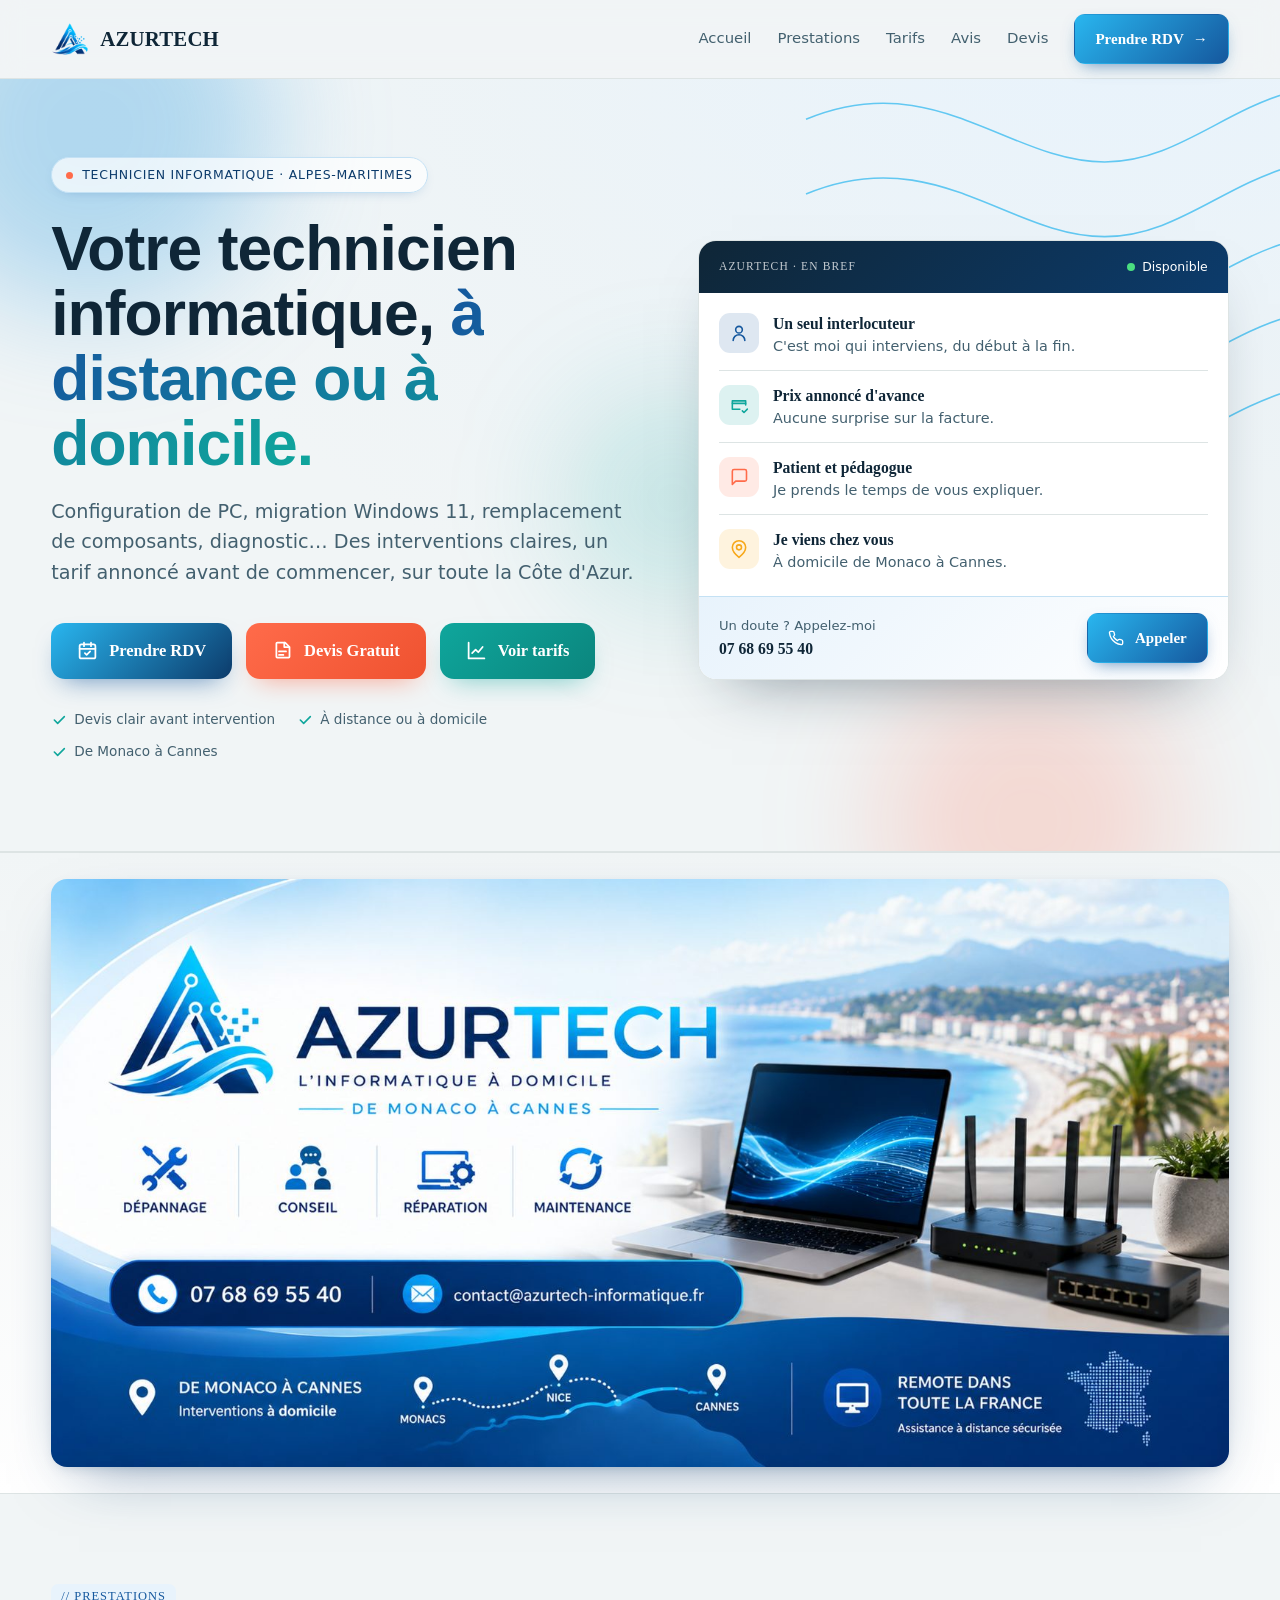
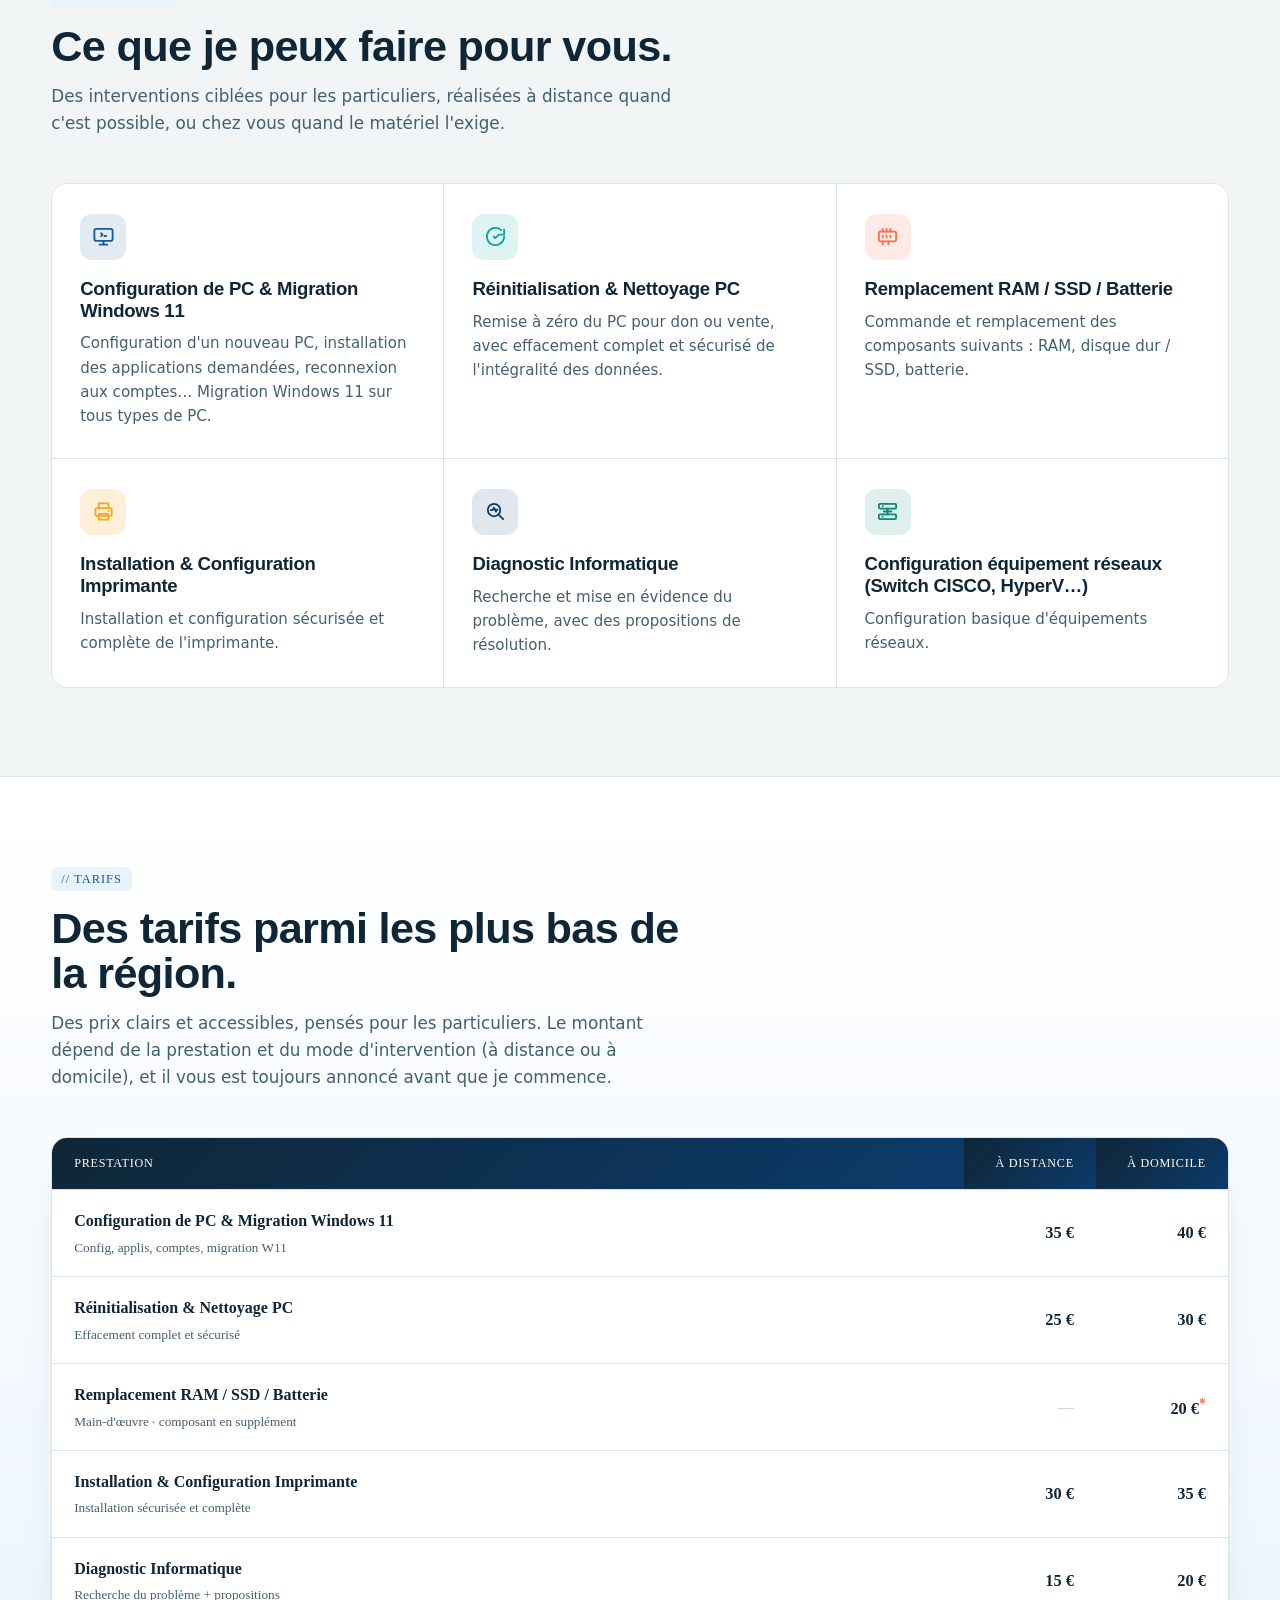
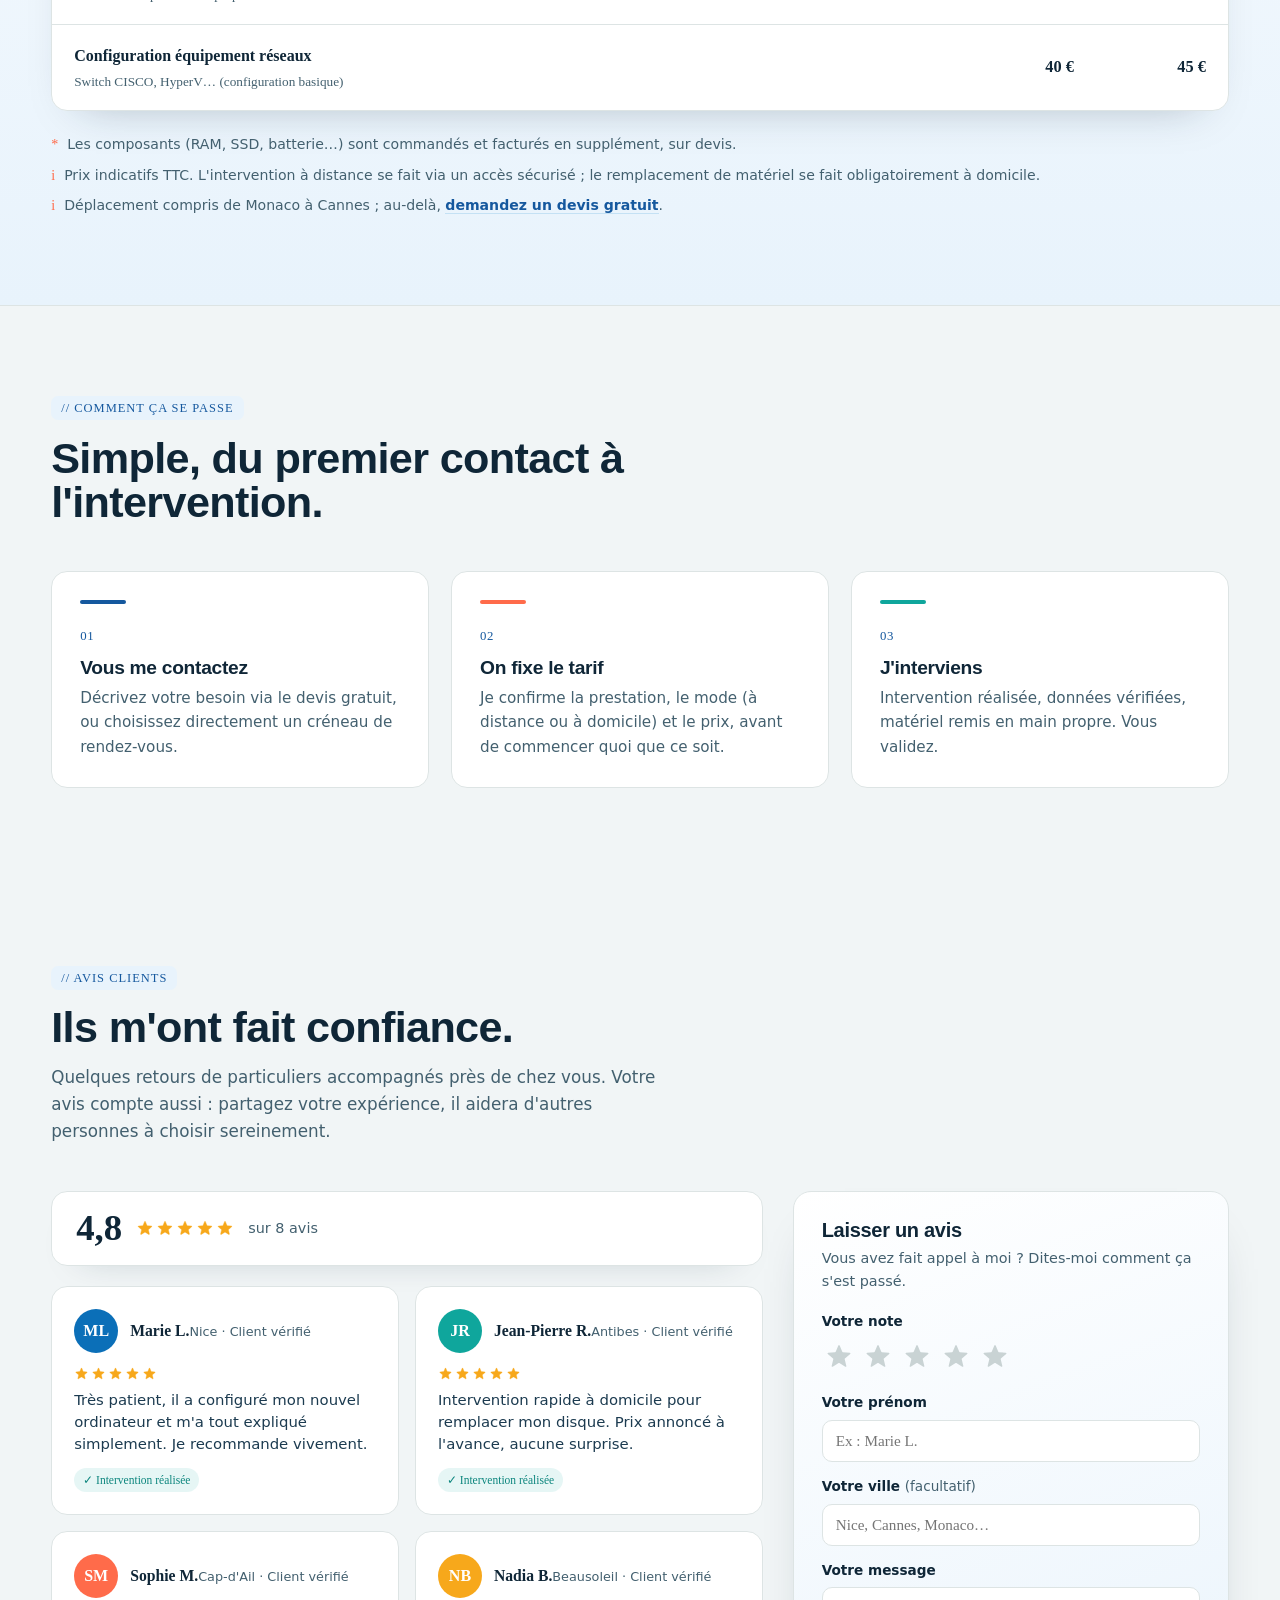
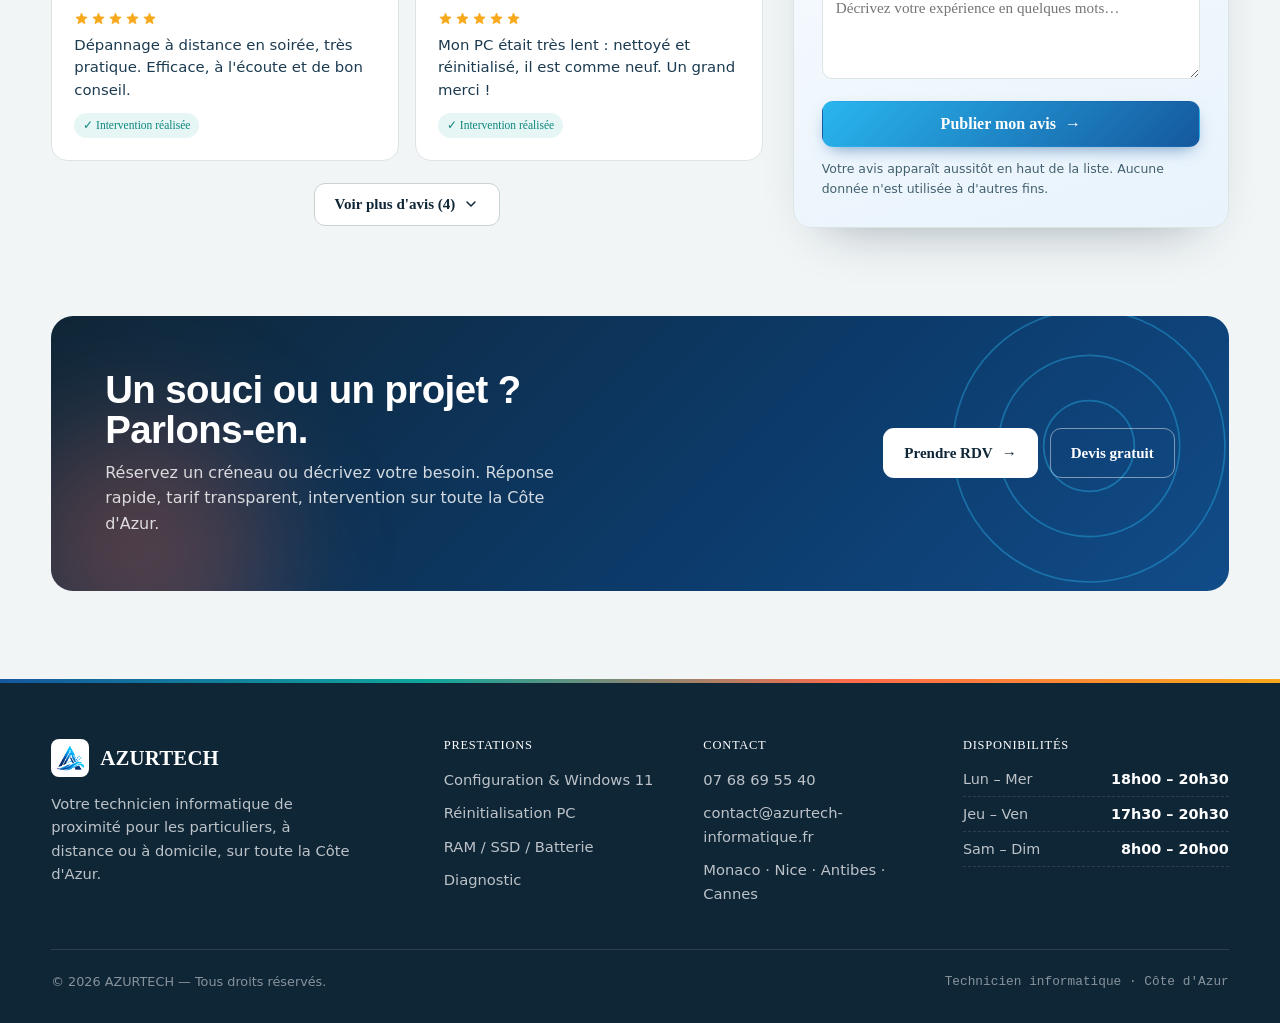
<file: index.html>
<!DOCTYPE html>
<html lang="fr">
<head>
<meta charset="UTF-8">
<meta name="viewport" content="width=device-width, initial-scale=1.0">
<!-- Sécurité : politique de sécurité du contenu (CSP) + referrer -->
<meta http-equiv="Content-Security-Policy" content="default-src 'self'; base-uri 'self'; object-src 'none'; script-src 'self'; style-src 'self' 'unsafe-inline' https://fonts.googleapis.com; font-src 'self' https://fonts.gstatic.com; upgrade-insecure-requests; img-src 'self' data:; connect-src 'self'; frame-src 'self'; form-action 'self'">
<meta name="referrer" content="strict-origin-when-cross-origin">
<title>AZURTECH — Technicien informatique à distance ou à domicile, Côte d'Azur</title>
<link rel="icon" href="assets/favicon.png" type="image/png">
<meta name="description" content="AZURTECH : technicien informatique pour particuliers sur la Côte d'Azur. Configuration PC, migration Windows 11, remplacement de composants, diagnostic. À distance ou à domicile.">
<link rel="preconnect" href="https://fonts.googleapis.com">
<link rel="preconnect" href="https://fonts.gstatic.com" crossorigin>
<link href="https://fonts.googleapis.com/css2?family=Bricolage+Grotesque:opsz,wght@12..96,400..800&family=IBM+Plex+Mono:wght@400;500;600&family=Inter:wght@400;500;600&display=swap" rel="stylesheet">
  <link rel="stylesheet" href="css/index.css">
</head>
<body>

<header class="nav">
  <div class="wrap nav-in">
    <a href="index.html" class="logo">
      <span class="mark"><img src="assets/logo-mark.png" alt="AZURTECH"></span>
      <span class="name">AZURTECH</span>
    </a>
    <nav class="nav-links" id="menu">
      <a class="link" href="index.html">Accueil</a>
      <a class="link" href="#prestations">Prestations</a>
      <a class="link" href="#tarifs">Tarifs</a>
      <a class="link" href="#avis">Avis</a>
      <a class="link" href="devis.html">Devis</a>
      <a class="btn btn-primary" href="reservation.html">Prendre RDV <span class="arrow">→</span></a>
    </nav>
    <button class="menu-btn" id="menuBtn" aria-label="Ouvrir le menu"><span></span><span></span><span></span></button>
  </div>
</header>

<section class="hero">
  <span class="blob b1"></span><span class="blob b2"></span><span class="blob b3"></span>
  <svg class="contour" viewBox="0 0 600 500" fill="none" stroke="currentColor" stroke-width="1.5" aria-hidden="true">
    <path d="M600 80C480 60 430 150 340 150S180 60 60 110"/><path d="M600 150C480 130 430 220 340 220S180 130 60 180"/>
    <path d="M600 220C480 200 430 290 340 290S180 200 60 250"/><path d="M600 290C480 270 430 360 340 360S180 270 60 320"/>
    <path d="M600 360C480 340 430 430 340 430S180 340 60 390"/>
  </svg>
  <div class="wrap hero-in">
    <div>
      <span class="eyebrow"><span class="pin"></span>Technicien informatique · Alpes-Maritimes</span>
      <h1>Votre technicien informatique, <span class="u">à distance ou à domicile.</span></h1>
      <p class="lead">Configuration de PC, migration Windows 11, remplacement de composants, diagnostic… Des interventions claires, un tarif annoncé avant de commencer, sur toute la Côte d'Azur.</p>
      <div class="cta-row">
        <a class="cta-big cta-rdv" href="reservation.html"><svg class="ic" viewBox="0 0 24 24" fill="none" stroke="currentColor" stroke-width="2" stroke-linecap="round" stroke-linejoin="round"><rect x="3" y="5" width="18" height="16" rx="2"/><path d="M16 3v4M8 3v4M3 10h18M9 15l2 2 4-4"/></svg>Prendre RDV</a>
        <a class="cta-big cta-devis" href="devis.html"><svg class="ic" viewBox="0 0 24 24" fill="none" stroke="currentColor" stroke-width="2" stroke-linecap="round" stroke-linejoin="round"><path d="M14 3v5h5M8 13h8M8 17h5"/><path d="M6 3h9l5 5v11a1 1 0 0 1-1 1H6a1 1 0 0 1-1-1V4a1 1 0 0 1 1-1Z"/></svg>Devis Gratuit</a>
        <a class="cta-big cta-tarifs" href="#tarifs"><svg class="ic" viewBox="0 0 24 24" fill="none" stroke="currentColor" stroke-width="2" stroke-linecap="round" stroke-linejoin="round"><path d="M3 3v18h18"/><path d="M7 15l4-4 3 3 5-6"/></svg>Voir tarifs</a>
      </div>
      <div class="hero-trust">
        <span><svg viewBox="0 0 24 24" fill="none" stroke="currentColor" stroke-width="2.4" stroke-linecap="round" stroke-linejoin="round"><path d="m5 12 5 5L20 7"/></svg>Devis clair avant intervention</span>
        <span><svg viewBox="0 0 24 24" fill="none" stroke="currentColor" stroke-width="2.4" stroke-linecap="round" stroke-linejoin="round"><path d="m5 12 5 5L20 7"/></svg>À distance ou à domicile</span>
        <span><svg viewBox="0 0 24 24" fill="none" stroke="currentColor" stroke-width="2.4" stroke-linecap="round" stroke-linejoin="round"><path d="m5 12 5 5L20 7"/></svg>De Monaco à Cannes</span>
      </div>
    </div>
    <div class="fiche">
      <div class="fiche-top">
        <span class="t">AZURTECH · en bref</span>
        <span class="st"><span class="d"></span>Disponible</span>
      </div>
      <div class="ci-body">
        <div class="ci-row">
          <span class="ci-ic" style="--c:var(--azur)"><svg viewBox="0 0 24 24" fill="none" stroke="currentColor" stroke-width="1.9" stroke-linecap="round" stroke-linejoin="round"><circle cx="12" cy="8" r="4"/><path d="M5 21a7 7 0 0 1 14 0"/></svg></span>
          <span class="ci-txt"><b>Un seul interlocuteur</b>C'est moi qui interviens, du début à la fin.</span>
        </div>
        <div class="ci-row">
          <span class="ci-ic" style="--c:var(--sea)"><svg viewBox="0 0 24 24" fill="none" stroke="currentColor" stroke-width="1.9" stroke-linecap="round" stroke-linejoin="round"><path d="M20 12V7H4v10h9"/><path d="M4 10h16"/><path d="m16 19 2 2 4-4"/></svg></span>
          <span class="ci-txt"><b>Prix annoncé d'avance</b>Aucune surprise sur la facture.</span>
        </div>
        <div class="ci-row">
          <span class="ci-ic" style="--c:var(--coral)"><svg viewBox="0 0 24 24" fill="none" stroke="currentColor" stroke-width="1.9" stroke-linecap="round" stroke-linejoin="round"><path d="M21 15a2 2 0 0 1-2 2H8l-4 4V5a2 2 0 0 1 2-2h13a2 2 0 0 1 2 2Z"/></svg></span>
          <span class="ci-txt"><b>Patient et pédagogue</b>Je prends le temps de vous expliquer.</span>
        </div>
        <div class="ci-row">
          <span class="ci-ic" style="--c:var(--amber)"><svg viewBox="0 0 24 24" fill="none" stroke="currentColor" stroke-width="1.9" stroke-linecap="round" stroke-linejoin="round"><path d="M20 10c0 6-8 12-8 12s-8-6-8-12a8 8 0 0 1 16 0Z"/><circle cx="12" cy="10" r="3"/></svg></span>
          <span class="ci-txt"><b>Je viens chez vous</b>À domicile de Monaco à Cannes.</span>
        </div>
      </div>
      <div class="fiche-foot">
        <span class="lab">Un doute ? Appelez-moi<b>07 68 69 55 40</b></span>
        <a class="btn btn-primary" href="tel:+33768695540"><svg viewBox="0 0 24 24" width="16" height="16" fill="none" stroke="currentColor" stroke-width="2" stroke-linecap="round" stroke-linejoin="round" style="margin-right:2px"><path d="M22 16.9v3a2 2 0 0 1-2.2 2 19.8 19.8 0 0 1-8.6-3 19.5 19.5 0 0 1-6-6 19.8 19.8 0 0 1-3-8.6A2 2 0 0 1 4.1 2h3a2 2 0 0 1 2 1.7c.1.9.4 1.8.7 2.7a2 2 0 0 1-.5 2.1L8.1 9.9a16 16 0 0 0 6 6l1.4-1.2a2 2 0 0 1 2.1-.5c.9.3 1.8.6 2.7.7a2 2 0 0 1 1.7 2Z"/></svg>Appeler</a>
      </div>
    </div>
  </div>
</section>

<section class="brandbanner" aria-label="AZURTECH — L'informatique à domicile, de Monaco à Cannes">
  <img src="assets/banniere.jpg" alt="AZURTECH — Dépannage, conseil, réparation, maintenance informatique à domicile de Monaco à Cannes. 07 68 69 55 40 · contact@azurtech-informatique.fr" loading="lazy">
</section>

<section class="section" id="prestations">
  <div class="wrap">
    <div class="sec-head reveal">
      <span class="tag">// Prestations</span>
      <h2>Ce que je peux faire pour vous.</h2>
      <p>Des interventions ciblées pour les particuliers, réalisées à distance quand c'est possible, ou chez vous quand le matériel l'exige.</p>
    </div>
    <div class="presta-grid reveal">
      <div class="presta">
        <div class="presta-top">
          <span class="ico"><svg viewBox="0 0 24 24" fill="none" stroke="currentColor" stroke-width="1.9" stroke-linecap="round" stroke-linejoin="round"><rect x="2.5" y="4" width="19" height="12.5" rx="2"/><path d="M8 20.5h8M12 16.5v4"/><path d="m9.5 8.5 1.5 1.5-1.5 1.5M13 11.5h1.8"/></svg></span>
        </div>
        <h3>Configuration de PC & Migration Windows 11</h3>
        <p>Configuration d'un nouveau PC, installation des applications demandées, reconnexion aux comptes… Migration Windows 11 sur tous types de PC.</p>
      </div>
      <div class="presta">
        <div class="presta-top">
          <span class="ico"><svg viewBox="0 0 24 24" fill="none" stroke="currentColor" stroke-width="1.9" stroke-linecap="round" stroke-linejoin="round"><path d="M21 12a9 9 0 1 1-3-6.7"/><path d="M21 4.5V10h-5.5"/><path d="m10 12 1.8 1.8L15 10.5"/></svg></span>
        </div>
        <h3>Réinitialisation & Nettoyage PC</h3>
        <p>Remise à zéro du PC pour don ou vente, avec effacement complet et sécurisé de l'intégralité des données.</p>
      </div>
      <div class="presta">
        <div class="presta-top">
          <span class="ico"><svg viewBox="0 0 24 24" fill="none" stroke="currentColor" stroke-width="1.9" stroke-linecap="round" stroke-linejoin="round"><rect x="3" y="7" width="18" height="10" rx="1.5"/><path d="M7 7V4M11 7V4M15 7V4M7 17v3M13 17v3M7 11v2M11 11v2M15 11v2"/></svg></span>
        </div>
        <h3>Remplacement RAM / SSD / Batterie</h3>
        <p>Commande et remplacement des composants suivants : RAM, disque dur / SSD, batterie.</p>
      </div>
      <div class="presta">
        <div class="presta-top">
          <span class="ico"><svg viewBox="0 0 24 24" fill="none" stroke="currentColor" stroke-width="1.9" stroke-linecap="round" stroke-linejoin="round"><path d="M7 8.5V3.5h10v5"/><rect x="3.5" y="8.5" width="17" height="8" rx="1.5"/><path d="M7 14.5h10v6H7z"/><path d="M17.5 11.5h.01"/></svg></span>
        </div>
        <h3>Installation & Configuration Imprimante</h3>
        <p>Installation et configuration sécurisée et complète de l'imprimante.</p>
      </div>
      <div class="presta">
        <div class="presta-top">
          <span class="ico"><svg viewBox="0 0 24 24" fill="none" stroke="currentColor" stroke-width="1.9" stroke-linecap="round" stroke-linejoin="round"><circle cx="10.5" cy="10.5" r="6.5"/><path d="m20 20-4.5-4.5"/><path d="M7 10.5h2l1.5-2.5 2 4 1-2H14"/></svg></span>
        </div>
        <h3>Diagnostic Informatique</h3>
        <p>Recherche et mise en évidence du problème, avec des propositions de résolution.</p>
      </div>
      <div class="presta">
        <div class="presta-top">
          <span class="ico"><svg viewBox="0 0 24 24" fill="none" stroke="currentColor" stroke-width="1.9" stroke-linecap="round" stroke-linejoin="round"><rect x="3" y="4" width="18" height="5" rx="1.2"/><rect x="3" y="15" width="18" height="5" rx="1.2"/><path d="M7 6.5h.01M7 17.5h.01M12 9v6M8 12h8"/></svg></span>
        </div>
        <h3>Configuration équipement réseaux (Switch CISCO, HyperV…)</h3>
        <p>Configuration basique d'équipements réseaux.</p>
      </div>
    </div>
  </div>
</section>

<section class="section tint" id="tarifs">
  <div class="wrap">
    <div class="sec-head reveal">
      <span class="tag">// Tarifs</span>
      <h2>Des tarifs parmi les plus bas de la région.</h2>
      <p>Des prix clairs et accessibles, pensés pour les particuliers. Le montant dépend de la prestation et du mode d'intervention (à distance ou à domicile), et il vous est toujours annoncé avant que je commence.</p>
    </div>
    <div class="tarifs-wrap reveal">
      <table class="tarifs">
        <thead>
          <tr><th>Prestation</th><th class="num">À distance</th><th class="num">À domicile</th></tr>
        </thead>
        <tbody>
          <tr>
            <td><div class="presta-name">Configuration de PC & Migration Windows 11<small>Config, applis, comptes, migration W11</small></div></td>
            <td class="num" data-label="À distance"><span class="price">35&nbsp;€</span></td>
            <td class="num" data-label="À domicile"><span class="price">40&nbsp;€</span></td>
          </tr>
          <tr>
            <td><div class="presta-name">Réinitialisation & Nettoyage PC<small>Effacement complet et sécurisé</small></div></td>
            <td class="num" data-label="À distance"><span class="price">25&nbsp;€</span></td>
            <td class="num" data-label="À domicile"><span class="price">30&nbsp;€</span></td>
          </tr>
          <tr>
            <td><div class="presta-name">Remplacement RAM / SSD / Batterie<small>Main-d'œuvre · composant en supplément</small></div></td>
            <td class="num" data-label="À distance"><span class="price na">—</span></td>
            <td class="num" data-label="À domicile"><span class="price">20&nbsp;€<sup>*</sup></span></td>
          </tr>
          <tr>
            <td><div class="presta-name">Installation & Configuration Imprimante<small>Installation sécurisée et complète</small></div></td>
            <td class="num" data-label="À distance"><span class="price">30&nbsp;€</span></td>
            <td class="num" data-label="À domicile"><span class="price">35&nbsp;€</span></td>
          </tr>
          <tr>
            <td><div class="presta-name">Diagnostic Informatique<small>Recherche du problème + propositions</small></div></td>
            <td class="num" data-label="À distance"><span class="price">15&nbsp;€</span></td>
            <td class="num" data-label="À domicile"><span class="price">20&nbsp;€</span></td>
          </tr>
          <tr>
            <td><div class="presta-name">Configuration équipement réseaux<small>Switch CISCO, HyperV… (configuration basique)</small></div></td>
            <td class="num" data-label="À distance"><span class="price">40&nbsp;€</span></td>
            <td class="num" data-label="À domicile"><span class="price">45&nbsp;€</span></td>
          </tr>
        </tbody>
      </table>
    </div>
    <div class="tarifs-notes reveal">
      <div class="n"><span class="b mono">*</span><span>Les composants (RAM, SSD, batterie…) sont commandés et facturés en supplément, sur devis.</span></div>
      <div class="n"><span class="b mono">i</span><span>Prix indicatifs TTC. L'intervention à distance se fait via un accès sécurisé ; le remplacement de matériel se fait obligatoirement à domicile.</span></div>
      <div class="n"><span class="b mono">i</span><span>Déplacement compris de Monaco à Cannes ; au-delà, <a href="devis.html">demandez un devis gratuit</a>.</span></div>
    </div>
  </div>
</section>

<section class="section">
  <div class="wrap">
    <div class="sec-head reveal">
      <span class="tag">// Comment ça se passe</span>
      <h2>Simple, du premier contact à l'intervention.</h2>
    </div>
    <div class="steps reveal">
      <div class="step">
        <div class="bar"></div>
        <span class="n">01</span>
        <h3>Vous me contactez</h3>
        <p>Décrivez votre besoin via le devis gratuit, ou choisissez directement un créneau de rendez-vous.</p>
      </div>
      <div class="step">
        <div class="bar"></div>
        <span class="n">02</span>
        <h3>On fixe le tarif</h3>
        <p>Je confirme la prestation, le mode (à distance ou à domicile) et le prix, avant de commencer quoi que ce soit.</p>
      </div>
      <div class="step">
        <div class="bar"></div>
        <span class="n">03</span>
        <h3>J'interviens</h3>
        <p>Intervention réalisée, données vérifiées, matériel remis en main propre. Vous validez.</p>
      </div>
    </div>
  </div>
</section>

<section class="section" id="avis">
  <div class="wrap">
    <div class="sec-head reveal">
      <span class="tag">// Avis clients</span>
      <h2>Ils m'ont fait confiance.</h2>
      <p>Quelques retours de particuliers accompagnés près de chez vous. Votre avis compte aussi : partagez votre expérience, il aidera d'autres personnes à choisir sereinement.</p>
    </div>
    <div class="reviews-layout">
      <div class="reviews-main">
        <div class="reviews-summary reveal">
          <div class="rs-score">
            <span class="big" id="avgScore">—</span>
            <span class="stars" id="avgStars"></span>
            <span class="rs-count" id="rsCount"></span>
          </div>
        </div>
        <div class="review-grid reveal" id="reviewGrid"></div>
        <div class="reviews-more"><button class="btn btn-outline" id="moreBtn" type="button">Voir plus d'avis</button></div>
      </div>
      <aside class="review-form-wrap reveal">
        <div class="review-form">
          <div id="rfForm">
            <h3>Laisser un avis</h3>
            <p class="rf-sub">Vous avez fait appel à moi ? Dites-moi comment ça s'est passé.</p>
            <div class="field">
              <label class="lbl">Votre note</label>
              <div class="star-input" id="starInput" role="radiogroup" aria-label="Votre note sur 5"></div>
            </div>
            <div class="field"><label class="lbl" for="rvName">Votre prénom</label><input type="text" id="rvName" placeholder="Ex : Marie L." maxlength="40"></div>
            <div class="field"><label class="lbl" for="rvCity">Votre ville <span style="font-weight:400;color:var(--ink-soft)">(facultatif)</span></label><input type="text" id="rvCity" placeholder="Nice, Cannes, Monaco…" maxlength="40"></div>
            <div class="field"><label class="lbl" for="rvText">Votre message</label><textarea id="rvText" placeholder="Décrivez votre expérience en quelques mots…" maxlength="400"></textarea></div>
            <div class="errmsg" id="rvErr">Merci de choisir une note, un prénom et un message.</div>
            <button class="btn btn-primary full" id="rvSubmit" type="button">Publier mon avis <span class="arrow">→</span></button>
            <p class="rf-note">Votre avis apparaît aussitôt en haut de la liste. Aucune donnée n'est utilisée à d'autres fins.</p>
          </div>
          <div class="rf-success" id="rfSuccess">
            <div class="rfc"><svg viewBox="0 0 24 24" fill="none" stroke="currentColor" stroke-width="2.5" stroke-linecap="round" stroke-linejoin="round"><path d="m5 12 5 5L20 7"/></svg></div>
            <h4>Merci pour votre avis !</h4>
            <p>Il vient d'être ajouté à la liste.</p>
          </div>
        </div>
      </aside>
    </div>
  </div>
</section>

<section class="section" style="padding-top:0">
  <div class="wrap">
    <div class="band reveal">
      <span class="cblob"></span>
      <svg class="contour2" viewBox="0 0 300 300" fill="none" stroke="currentColor" stroke-width="1.5" aria-hidden="true"><circle cx="150" cy="150" r="40"/><circle cx="150" cy="150" r="80"/><circle cx="150" cy="150" r="120"/></svg>
      <div class="txt">
        <h2>Un souci ou un projet ? Parlons-en.</h2>
        <p>Réservez un créneau ou décrivez votre besoin. Réponse rapide, tarif transparent, intervention sur toute la Côte d'Azur.</p>
      </div>
      <div class="actions">
        <a class="btn btn-invert" href="reservation.html">Prendre RDV <span class="arrow">→</span></a>
        <a class="btn btn-line-light" href="devis.html">Devis gratuit</a>
      </div>
    </div>
  </div>
</section>

<footer>
  <div class="wrap">
    <div class="foot-grid">
      <div>
        <div class="logo">
          <span class="mark"><img src="assets/logo-mark.png" alt="AZURTECH"></span>
          <span class="name">AZURTECH</span>
        </div>
        <p class="about">Votre technicien informatique de proximité pour les particuliers, à distance ou à domicile, sur toute la Côte d'Azur.</p>
      </div>
      <div>
        <h4>Prestations</h4>
        <ul>
          <li><a href="#prestations">Configuration & Windows 11</a></li>
          <li><a href="#prestations">Réinitialisation PC</a></li>
          <li><a href="#prestations">RAM / SSD / Batterie</a></li>
          <li><a href="#prestations">Diagnostic</a></li>
        </ul>
      </div>
      <div>
        <h4>Contact</h4>
        <ul>
          <li><a href="tel:+33768695540">07 68 69 55 40</a></li>
          <li><a href="mailto:contact@azurtech-informatique.fr">contact@azurtech-informatique.fr</a></li>
          <li>Monaco · Nice · Antibes · Cannes</li>
        </ul>
      </div>
      <div>
        <h4>Disponibilités</h4>
        <div class="foot-hours">
          <div class="h"><span>Lun – Mer</span><b>18h00 – 20h30</b></div>
          <div class="h"><span>Jeu – Ven</span><b>17h30 – 20h30</b></div>
          <div class="h"><span>Sam – Dim</span><b>8h00 – 20h00</b></div>
        </div>
      </div>
    </div>
    <div class="foot-bottom">
      <span>© 2026 AZURTECH — Tous droits réservés.</span>
      <span class="mono">Technicien informatique · Côte d'Azur</span>
    </div>
  </div>
</footer>

  <script src="js/index.js"></script>
</body>
</html>
</file>
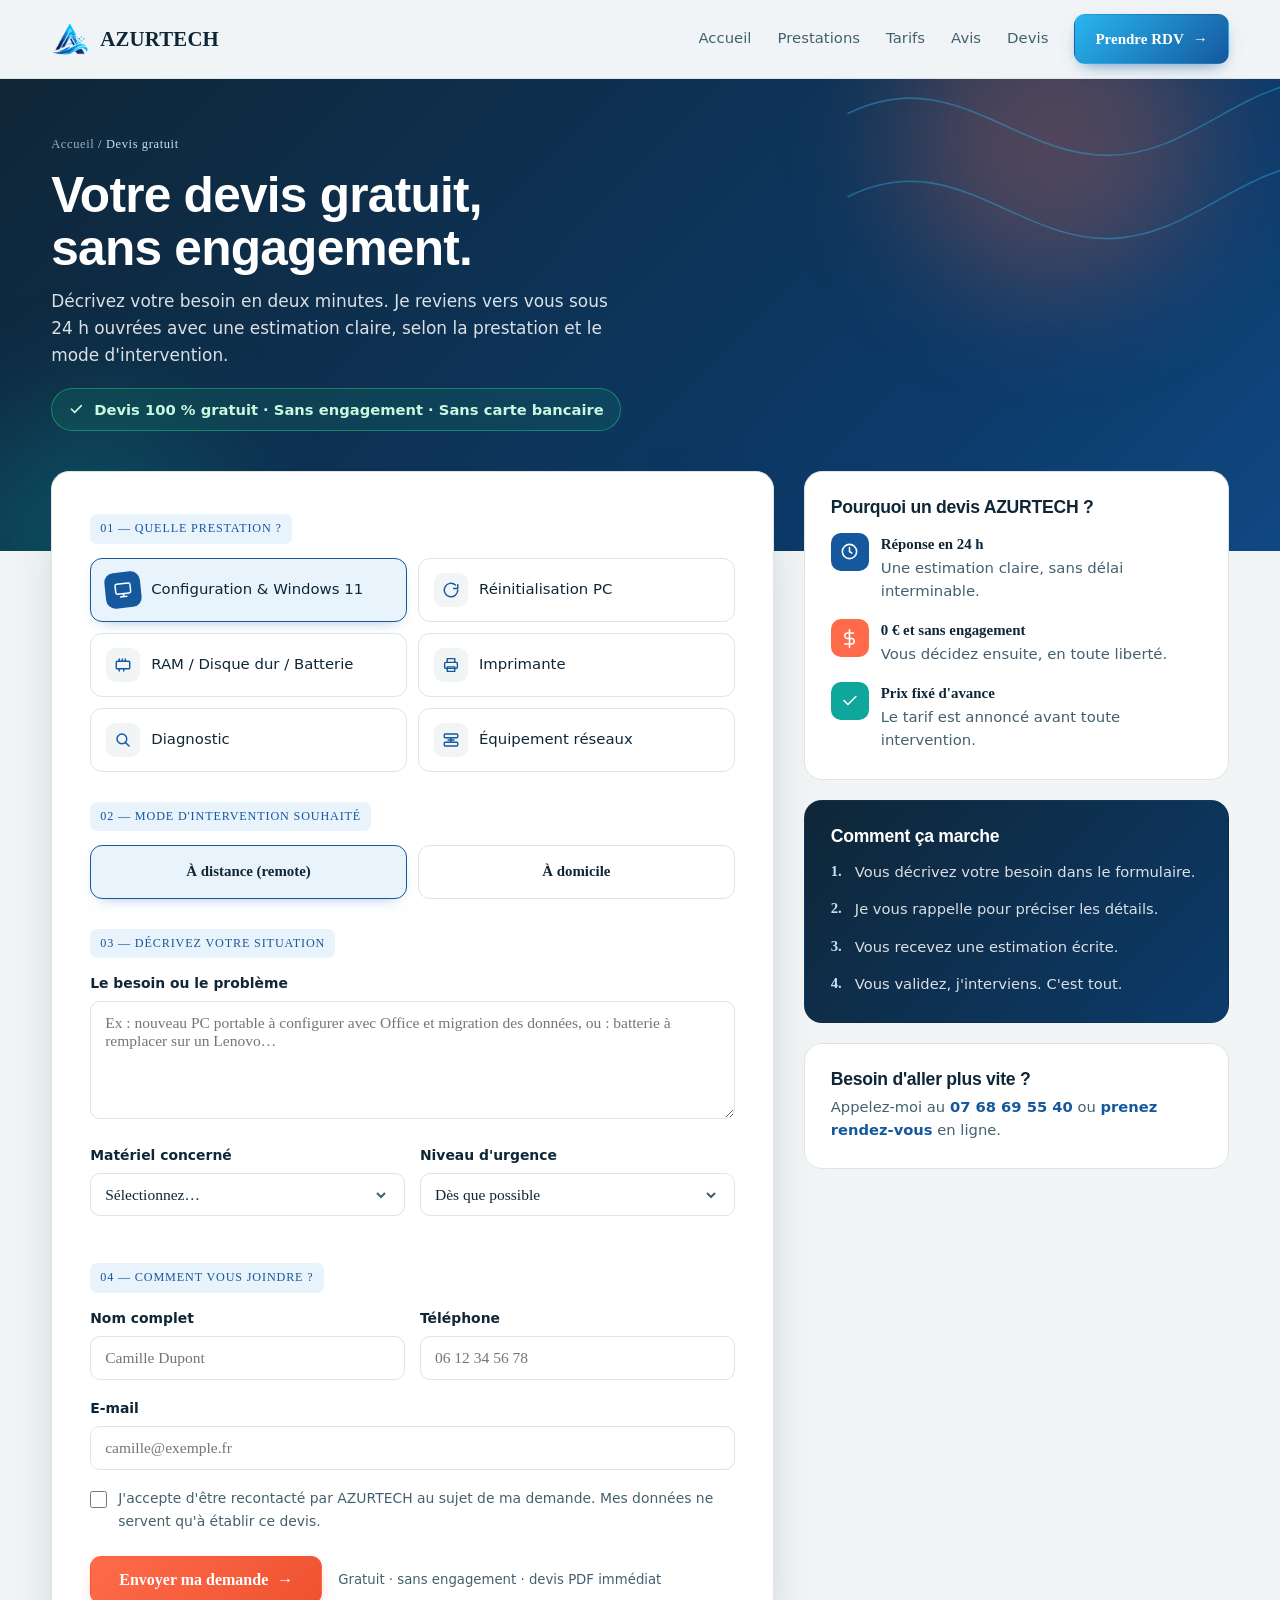
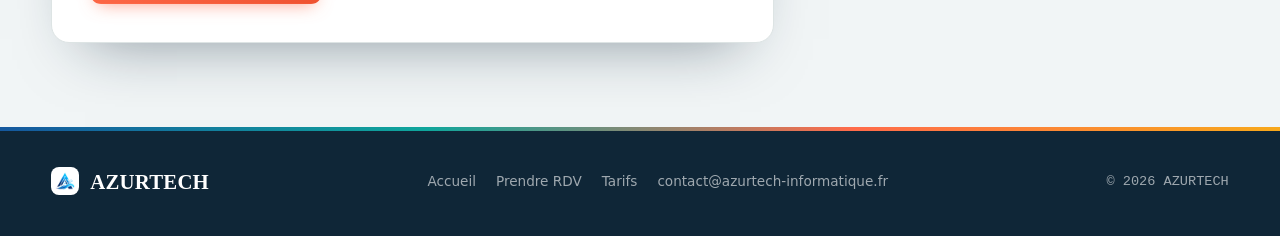
<file: devis.html>
<!DOCTYPE html>
<html lang="fr">
<head>
<meta charset="UTF-8">
<meta name="viewport" content="width=device-width, initial-scale=1.0">
<!-- Sécurité : politique de sécurité du contenu (CSP) + referrer -->
<meta http-equiv="Content-Security-Policy" content="default-src 'self'; base-uri 'self'; object-src 'none'; script-src 'self'; style-src 'self' 'unsafe-inline' https://fonts.googleapis.com; font-src 'self' https://fonts.gstatic.com; upgrade-insecure-requests; img-src 'self' data: blob:; connect-src 'self' https://api.emailjs.com; frame-src 'self' blob:; form-action 'self' mailto:">
<meta name="referrer" content="strict-origin-when-cross-origin">
<title>Devis gratuit — AZURTECH</title>
<link rel="icon" href="assets/favicon.png" type="image/png">
<meta name="description" content="Demandez votre devis informatique gratuit à AZURTECH, technicien pour particuliers sur la Côte d'Azur. Réponse sous 24 h.">
<link rel="preconnect" href="https://fonts.googleapis.com">
<link rel="preconnect" href="https://fonts.gstatic.com" crossorigin>
<link href="https://fonts.googleapis.com/css2?family=Bricolage+Grotesque:opsz,wght@12..96,400..800&family=IBM+Plex+Mono:wght@400;500;600&family=Inter:wght@400;500;600&display=swap" rel="stylesheet">
<script src="js/vendor/jspdf.umd.min.js"></script>
<script src="js/vendor/email.min.js"></script>
  <link rel="stylesheet" href="css/devis.css">
</head>
<body>

<header class="nav">
  <div class="wrap nav-in">
    <a href="index.html" class="logo">
      <span class="mark"><img src="assets/logo-mark.png" alt="AZURTECH"></span>
      <span class="name">AZURTECH</span>
    </a>
    <nav class="nav-links" id="menu">
      <a class="link" href="index.html">Accueil</a>
      <a class="link" href="index.html#prestations">Prestations</a>
      <a class="link" href="index.html#tarifs">Tarifs</a>
      <a class="link" href="index.html#avis">Avis</a>
      <a class="link" href="devis.html">Devis</a>
      <a class="btn btn-primary" href="reservation.html">Prendre RDV <span class="arrow">→</span></a>
    </nav>
    <button class="menu-btn" id="menuBtn" aria-label="Ouvrir le menu"><span></span><span></span><span></span></button>
  </div>
</header>

<section class="phead">
  <span class="blob pb1"></span><span class="blob pb2"></span>
  <svg class="contour" viewBox="0 0 500 400" fill="none" stroke="currentColor" stroke-width="1.5" aria-hidden="true"><path d="M500 60C400 40 350 130 260 130S110 40 10 90"/><path d="M500 140C400 120 350 210 260 210S110 120 10 170"/><path d="M500 220C400 200 350 290 260 290S110 200 10 250"/></svg>
  <div class="wrap">
    <div class="crumb"><a href="index.html">Accueil</a> / Devis gratuit</div>
    <h1>Votre devis gratuit, sans engagement.</h1>
    <p>Décrivez votre besoin en deux minutes. Je reviens vers vous sous 24 h ouvrées avec une estimation claire, selon la prestation et le mode d'intervention.</p>
    <div class="free-badge">
      <svg viewBox="0 0 24 24" fill="none" stroke="currentColor" stroke-width="2.4" stroke-linecap="round" stroke-linejoin="round"><path d="m5 12 5 5L20 7"/></svg>
      Devis 100 % gratuit · Sans engagement · Sans carte bancaire
    </div>
  </div>
</section>

<div class="wrap">
  <div class="split">
    <div class="panel">
      <form id="devisForm" novalidate>
        <div aria-hidden="true" style="position:absolute;left:-9999px;top:-9999px;width:1px;height:1px;overflow:hidden"><label>Laissez ce champ vide<input type="text" name="website" id="hp" tabindex="-1" autocomplete="off"></label></div>
        <span class="step-tag">01 — Quelle prestation ?</span>
        <div class="chips">
          <div class="chip"><input type="radio" name="service" id="s1" value="Configuration de PC & Migration Windows 11" checked>
            <label for="s1"><span class="ico"><svg viewBox="0 0 24 24" fill="none" stroke="currentColor" stroke-width="1.9" stroke-linecap="round" stroke-linejoin="round"><rect x="2.5" y="4" width="19" height="12.5" rx="2"/><path d="M8 20.5h8M12 16.5v4"/></svg></span>Configuration & Windows 11</label></div>
          <div class="chip"><input type="radio" name="service" id="s2" value="Réinitialisation & Nettoyage PC">
            <label for="s2"><span class="ico"><svg viewBox="0 0 24 24" fill="none" stroke="currentColor" stroke-width="1.9" stroke-linecap="round" stroke-linejoin="round"><path d="M21 12a9 9 0 1 1-3-6.7"/><path d="M21 4.5V10h-5.5"/></svg></span>Réinitialisation PC</label></div>
          <div class="chip"><input type="radio" name="service" id="s3" value="Remplacement RAM / Disque dur / Batterie">
            <label for="s3"><span class="ico"><svg viewBox="0 0 24 24" fill="none" stroke="currentColor" stroke-width="1.9" stroke-linecap="round" stroke-linejoin="round"><rect x="3" y="7" width="18" height="10" rx="1.5"/><path d="M7 7V4M11 7V4M15 7V4M7 17v3M13 17v3"/></svg></span>RAM / Disque dur / Batterie</label></div>
          <div class="chip"><input type="radio" name="service" id="s4" value="Installation & Configuration Imprimante">
            <label for="s4"><span class="ico"><svg viewBox="0 0 24 24" fill="none" stroke="currentColor" stroke-width="1.9" stroke-linecap="round" stroke-linejoin="round"><path d="M7 8.5V3.5h10v5"/><rect x="3.5" y="8.5" width="17" height="8" rx="1.5"/><path d="M7 14.5h10v6H7z"/></svg></span>Imprimante</label></div>
          <div class="chip"><input type="radio" name="service" id="s5" value="Diagnostic Informatique">
            <label for="s5"><span class="ico"><svg viewBox="0 0 24 24" fill="none" stroke="currentColor" stroke-width="1.9" stroke-linecap="round" stroke-linejoin="round"><circle cx="10.5" cy="10.5" r="6.5"/><path d="m20 20-4.5-4.5"/></svg></span>Diagnostic</label></div>
          <div class="chip"><input type="radio" name="service" id="s6" value="Configuration équipement réseaux">
            <label for="s6"><span class="ico"><svg viewBox="0 0 24 24" fill="none" stroke="currentColor" stroke-width="1.9" stroke-linecap="round" stroke-linejoin="round"><rect x="3" y="4" width="18" height="5" rx="1.2"/><rect x="3" y="15" width="18" height="5" rx="1.2"/><path d="M12 9v6M8 12h8"/></svg></span>Équipement réseaux</label></div>
        </div>

        <span class="step-tag">02 — Mode d'intervention souhaité</span>
        <div class="mode">
          <div class="chip"><input type="radio" name="mode" id="m1" value="À distance" checked><label for="m1">À distance (remote)</label></div>
          <div class="chip"><input type="radio" name="mode" id="m2" value="À domicile"><label for="m2">À domicile</label></div>
        </div>
        <div class="mode-note" id="modeNote">Le remplacement de composant (RAM / Disque dur / Batterie) demande une manipulation physique : intervention <b>à domicile</b> uniquement.</div>

        <span class="step-tag">03 — Décrivez votre situation</span>
        <div class="field">
          <label class="lbl" for="desc">Le besoin ou le problème</label>
          <textarea id="desc" placeholder="Ex : nouveau PC portable à configurer avec Office et migration des données, ou : batterie à remplacer sur un Lenovo…"></textarea>
          <div class="errmsg" id="descErr">Merci d'en dire un peu plus (au moins 10 caractères).</div>
        </div>
        <div class="field row">
          <div>
            <label class="lbl" for="materiel" id="materielLbl">Matériel concerné</label>
            <select id="materiel"></select>
            <div class="errmsg" id="materielErr">Sélectionnez le matériel concerné.</div>
          </div>
          <div>
            <label class="lbl" for="urgence">Niveau d'urgence</label>
            <select id="urgence"><option>Dès que possible</option><option>Dans la semaine</option><option>Pas pressé, je compare</option></select>
          </div>
        </div>
        <div class="field" id="modeleField" style="display:none">
          <label class="lbl" for="modele">Modèle de l'imprimante</label><input type="text" id="modele" placeholder="Ex. DeskJet 2720e, PIXMA TS3450, EcoTank ET-2850…"><div class="errmsg" id="modeleErr">Indiquez le modèle de l'imprimante.</div>
        </div>

        <span class="step-tag">04 — Comment vous joindre ?</span>
        <div class="field row">
          <div><label class="lbl" for="nom">Nom complet</label><input type="text" id="nom" placeholder="Camille Dupont"><div class="errmsg" id="nomErr">Merci d'indiquer votre nom.</div></div>
          <div><label class="lbl" for="tel">Téléphone</label><input type="tel" id="tel" placeholder="06 12 34 56 78"><div class="errmsg" id="telErr">Numéro requis pour vous rappeler.</div></div>
        </div>
        <div class="field">
          <label class="lbl" for="email">E-mail</label><input type="email" id="email" placeholder="camille@exemple.fr"><div class="errmsg" id="emailErr">Adresse e-mail invalide.</div>
        </div>
        <div class="field" id="villeField" style="display:none">
          <label class="lbl" for="ville">Ville d'intervention</label><input type="text" id="ville" placeholder="Nice, Cannes, Antibes…"><div class="errmsg" id="villeErr">Indiquez la ville d'intervention.</div>
        </div>

        <label class="consent"><input type="checkbox" id="rgpd"><span>J'accepte d'être recontacté par AZURTECH au sujet de ma demande. Mes données ne servent qu'à établir ce devis.</span></label>
        <div class="errmsg" id="rgpdErr" style="margin-top:-16px;margin-bottom:18px">Merci de cocher cette case pour continuer.</div>

        <div class="submit-row">
          <button type="submit" class="btn btn-coral full" id="submitBtn">Envoyer ma demande <span class="arrow">→</span></button>
          <span class="note">Gratuit · sans engagement · devis PDF immédiat</span>
        </div>
      </form>

      <div class="success" id="success">
        <div class="check"><svg viewBox="0 0 24 24" fill="none" stroke="currentColor" stroke-width="2.5" stroke-linecap="round" stroke-linejoin="round"><path d="m5 12 5 5L20 7"/></svg></div>
        <h2>Demande envoyée !</h2>
        <p>Votre devis, <b>gratuit et sans engagement</b>, s'est ouvert dans un nouvel onglet. Vous pouvez le rouvrir ou le télécharger ci-dessous.</p>
        <div class="ref" id="refNo">Réf. AZ-000000</div>
        <div class="mail-status" id="mailStatus"></div>
        <div class="viewer-bar solo">
          <span class="vl">Votre devis · <span id="doneRef" class="mono"></span></span>
          <div class="vbtns">
            <a class="vbtn" id="btnOpen" target="_blank" rel="noopener"><svg viewBox="0 0 24 24" fill="none" stroke="currentColor" stroke-width="2" stroke-linecap="round" stroke-linejoin="round"><path d="M18 13v6a2 2 0 0 1-2 2H5a2 2 0 0 1-2-2V8a2 2 0 0 1 2-2h6"/><path d="M15 3h6v6M10 14 21 3"/></svg>Rouvrir dans un onglet</a>
            <a class="vbtn pri" id="btnDl" download><svg viewBox="0 0 24 24" fill="none" stroke="currentColor" stroke-width="2" stroke-linecap="round" stroke-linejoin="round"><path d="M21 15v4a2 2 0 0 1-2 2H5a2 2 0 0 1-2-2v-4"/><path d="M7 10l5 5 5-5M12 15V3"/></svg>Télécharger</a>
          </div>
        </div>
        <br>
        <a class="btn btn-outline" href="index.html">Retour à l'accueil</a>
      </div>
    </div>

    <aside class="aside">
      <div class="acard">
        <h3>Pourquoi un devis AZURTECH ?</h3>
        <ul class="reassure">
          <li><span class="rc"><svg viewBox="0 0 24 24" fill="none" stroke="currentColor" stroke-width="2" stroke-linecap="round" stroke-linejoin="round"><path d="M12 7v5l3 2"/><circle cx="12" cy="12" r="9"/></svg></span><span><b>Réponse en 24 h</b>Une estimation claire, sans délai interminable.</span></li>
          <li><span class="rc"><svg viewBox="0 0 24 24" fill="none" stroke="currentColor" stroke-width="2" stroke-linecap="round" stroke-linejoin="round"><path d="M12 1v22M17 5H9.5a3.5 3.5 0 0 0 0 7h5a3.5 3.5 0 0 1 0 7H6"/></svg></span><span><b>0 € et sans engagement</b>Vous décidez ensuite, en toute liberté.</span></li>
          <li><span class="rc"><svg viewBox="0 0 24 24" fill="none" stroke="currentColor" stroke-width="2" stroke-linecap="round" stroke-linejoin="round"><path d="m5 12 5 5L20 7"/></svg></span><span><b>Prix fixé d'avance</b>Le tarif est annoncé avant toute intervention.</span></li>
        </ul>
      </div>
      <div class="acard dark">
        <h3>Comment ça marche</h3>
        <ol class="steps">
          <li><span class="n">1.</span><span>Vous décrivez votre besoin dans le formulaire.</span></li>
          <li><span class="n">2.</span><span>Je vous rappelle pour préciser les détails.</span></li>
          <li><span class="n">3.</span><span>Vous recevez une estimation écrite.</span></li>
          <li><span class="n">4.</span><span>Vous validez, j'interviens. C'est tout.</span></li>
        </ol>
      </div>
      <div class="acard">
        <h3>Besoin d'aller plus vite ?</h3>
        <p class="contact-mini">Appelez-moi au <a href="tel:+33768695540">07 68 69 55 40</a> ou <a href="reservation.html">prenez rendez-vous</a> en ligne.</p>
      </div>
    </aside>
  </div>
</div>

<footer>
  <div class="wrap foot-in">
    <a href="index.html" class="logo"><span class="mark" style="width:28px;height:28px"><img src="assets/logo-mark.png" alt="AZURTECH"></span><span class="name">AZURTECH</span></a>
    <div class="foot-nav"><a href="index.html">Accueil</a><a href="reservation.html">Prendre RDV</a><a href="index.html#tarifs">Tarifs</a><a href="mailto:contact@azurtech-informatique.fr">contact@azurtech-informatique.fr</a></div>
    <span class="mono">© 2026 AZURTECH</span>
  </div>
</footer>

  <script src="js/config.js"></script>
  <script src="js/azpdf.js"></script>
  <script src="js/devis.js"></script>
</body>
</html>
</file>
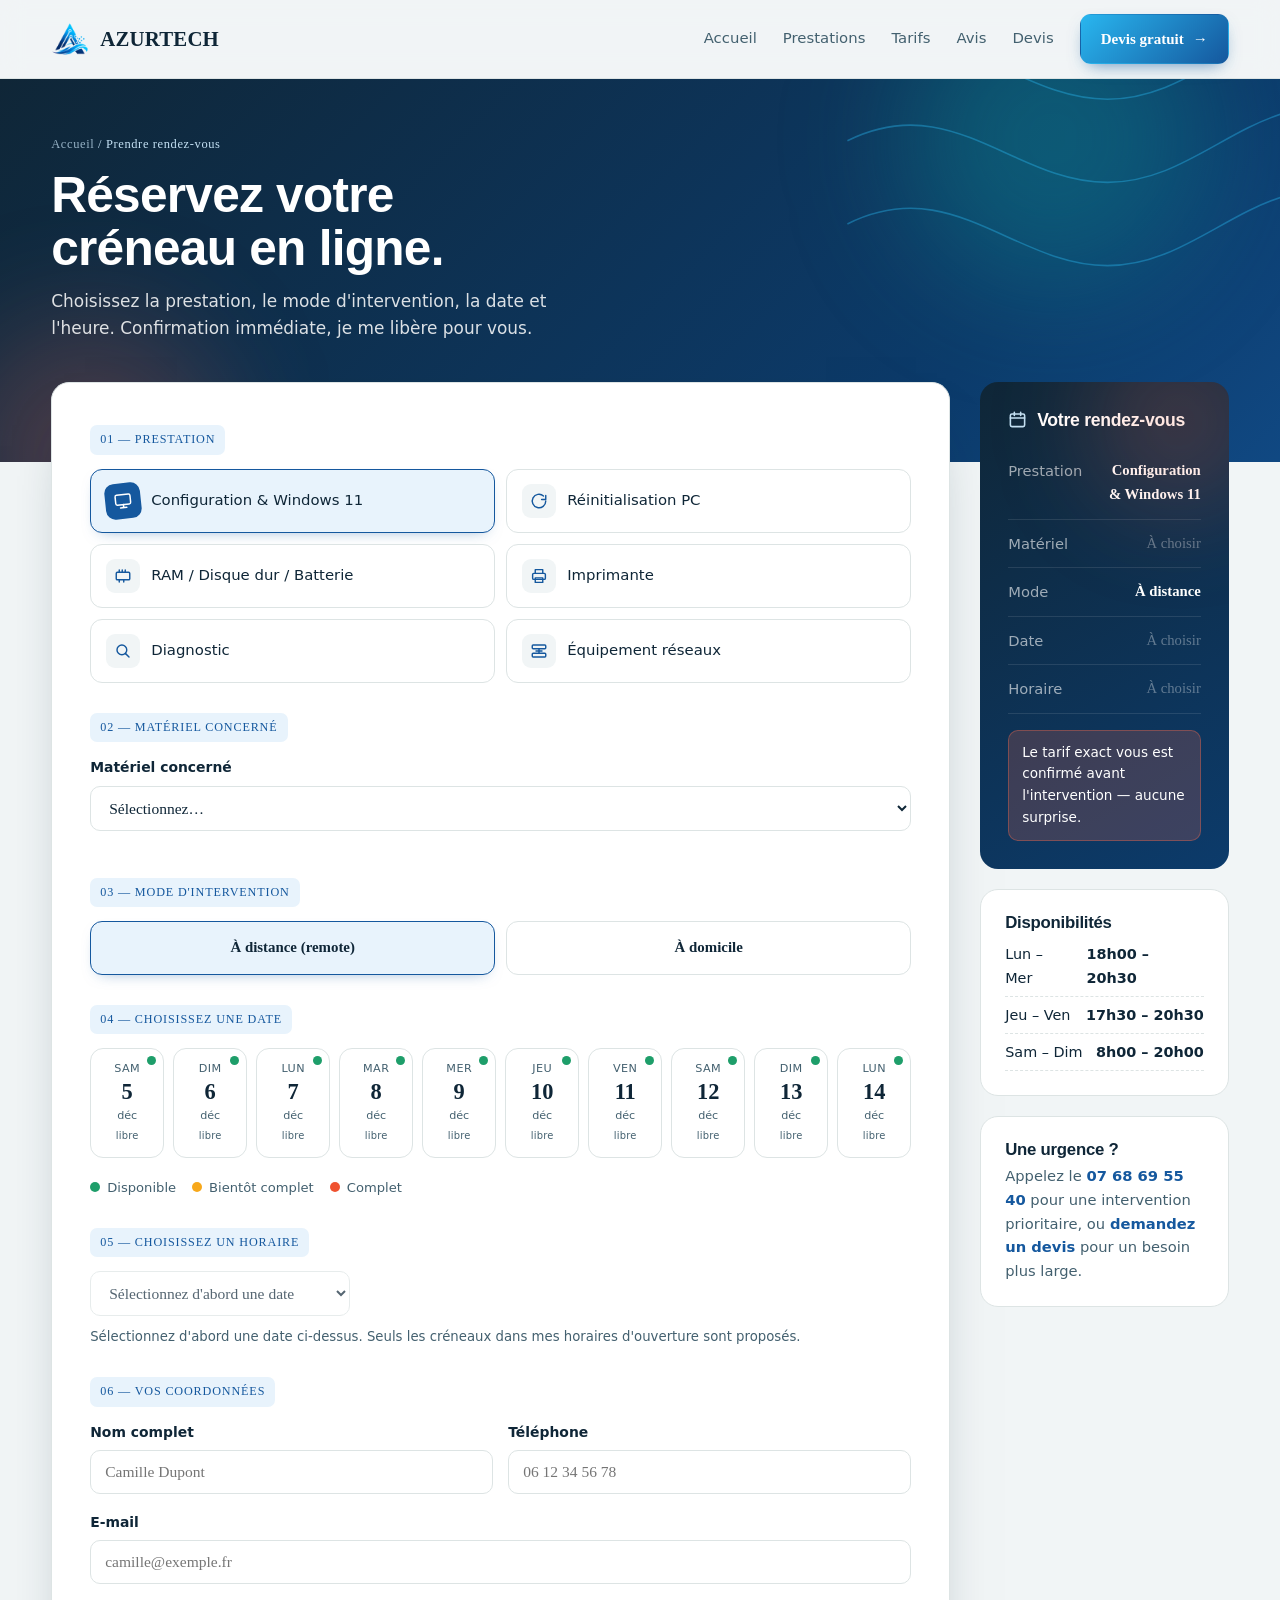
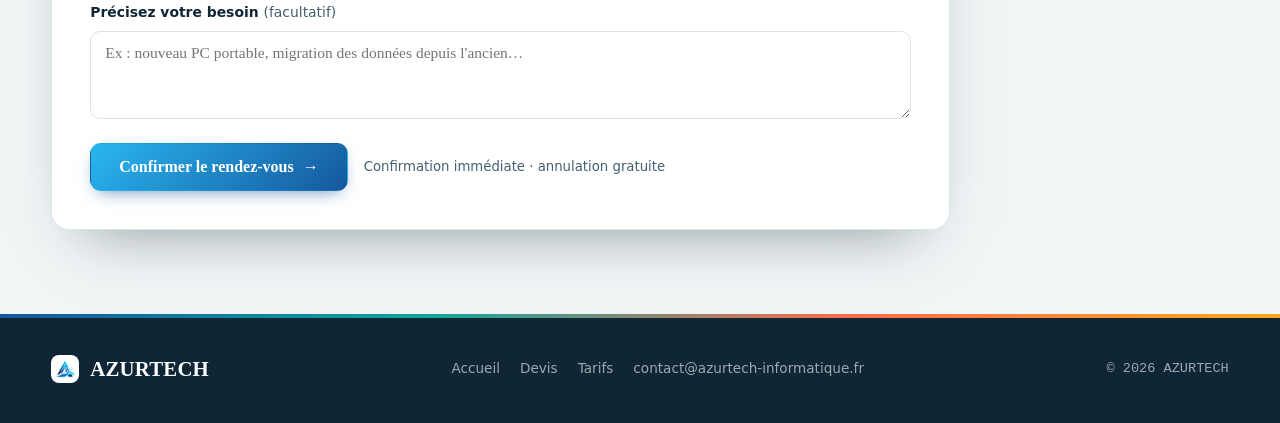
<file: reservation.html>
<!DOCTYPE html>
<html lang="fr">
<head>
<meta charset="UTF-8">
<meta name="viewport" content="width=device-width, initial-scale=1.0">
<!-- Sécurité : politique de sécurité du contenu (CSP) + referrer -->
<meta http-equiv="Content-Security-Policy" content="default-src 'self'; base-uri 'self'; object-src 'none'; script-src 'self'; style-src 'self' 'unsafe-inline' https://fonts.googleapis.com; font-src 'self' https://fonts.gstatic.com; upgrade-insecure-requests; img-src 'self' data: blob:; connect-src 'self' https://api.emailjs.com; frame-src 'self' blob:; form-action 'self' mailto:">
<meta name="referrer" content="strict-origin-when-cross-origin">
<title>Prendre RDV — AZURTECH</title>
<link rel="icon" href="assets/favicon.png" type="image/png">
<meta name="description" content="Réservez votre créneau avec AZURTECH, technicien informatique sur la Côte d'Azur. Intervention à distance ou à domicile.">
<link rel="preconnect" href="https://fonts.googleapis.com">
<link rel="preconnect" href="https://fonts.gstatic.com" crossorigin>
<link href="https://fonts.googleapis.com/css2?family=Bricolage+Grotesque:opsz,wght@12..96,400..800&family=IBM+Plex+Mono:wght@400;500;600&family=Inter:wght@400;500;600&display=swap" rel="stylesheet">
<script src="js/vendor/jspdf.umd.min.js"></script>
<script src="js/vendor/email.min.js"></script>
  <link rel="stylesheet" href="css/reservation.css">
</head>
<body>

<header class="nav">
  <div class="wrap nav-in">
    <a href="index.html" class="logo">
      <span class="mark"><img src="assets/logo-mark.png" alt="AZURTECH"></span>
      <span class="name">AZURTECH</span>
    </a>
    <nav class="nav-links" id="menu">
      <a class="link" href="index.html">Accueil</a>
      <a class="link" href="index.html#prestations">Prestations</a>
      <a class="link" href="index.html#tarifs">Tarifs</a>
      <a class="link" href="index.html#avis">Avis</a>
      <a class="link" href="devis.html">Devis</a>
      <a class="btn btn-primary" href="devis.html">Devis gratuit <span class="arrow">→</span></a>
    </nav>
    <button class="menu-btn" id="menuBtn" aria-label="Ouvrir le menu"><span></span><span></span><span></span></button>
  </div>
</header>

<section class="phead">
  <span class="blob pb1"></span><span class="blob pb2"></span>
  <svg class="contour" viewBox="0 0 500 400" fill="none" stroke="currentColor" stroke-width="1.5" aria-hidden="true"><path d="M500 60C400 40 350 130 260 130S110 40 10 90"/><path d="M500 140C400 120 350 210 260 210S110 120 10 170"/><path d="M500 220C400 200 350 290 260 290S110 200 10 250"/></svg>
  <div class="wrap">
    <div class="crumb"><a href="index.html">Accueil</a> / Prendre rendez-vous</div>
    <h1>Réservez votre créneau en ligne.</h1>
    <p>Choisissez la prestation, le mode d'intervention, la date et l'heure. Confirmation immédiate, je me libère pour vous.</p>
  </div>
</section>

<div class="wrap">
  <div class="split">
    <div class="panel">
      <form id="rdvForm" novalidate>
        <div aria-hidden="true" style="position:absolute;left:-9999px;top:-9999px;width:1px;height:1px;overflow:hidden"><label>Laissez ce champ vide<input type="text" name="website" id="hp" tabindex="-1" autocomplete="off"></label></div>
        <span class="step-tag">01 — Prestation</span>
        <div class="chips">
          <div class="chip"><input type="radio" name="svc" id="s1" value="Configuration de PC & Migration Windows 11" checked>
            <label for="s1"><span class="ico"><svg viewBox="0 0 24 24" fill="none" stroke="currentColor" stroke-width="1.9" stroke-linecap="round" stroke-linejoin="round"><rect x="2.5" y="4" width="19" height="12.5" rx="2"/><path d="M8 20.5h8M12 16.5v4"/></svg></span>Configuration & Windows 11</label></div>
          <div class="chip"><input type="radio" name="svc" id="s2" value="Réinitialisation & Nettoyage PC">
            <label for="s2"><span class="ico"><svg viewBox="0 0 24 24" fill="none" stroke="currentColor" stroke-width="1.9" stroke-linecap="round" stroke-linejoin="round"><path d="M21 12a9 9 0 1 1-3-6.7"/><path d="M21 4.5V10h-5.5"/></svg></span>Réinitialisation PC</label></div>
          <div class="chip"><input type="radio" name="svc" id="s3" value="Remplacement RAM / Disque dur / Batterie">
            <label for="s3"><span class="ico"><svg viewBox="0 0 24 24" fill="none" stroke="currentColor" stroke-width="1.9" stroke-linecap="round" stroke-linejoin="round"><rect x="3" y="7" width="18" height="10" rx="1.5"/><path d="M7 7V4M11 7V4M15 7V4M7 17v3M13 17v3"/></svg></span>RAM / Disque dur / Batterie</label></div>
          <div class="chip"><input type="radio" name="svc" id="s4" value="Installation & Configuration Imprimante">
            <label for="s4"><span class="ico"><svg viewBox="0 0 24 24" fill="none" stroke="currentColor" stroke-width="1.9" stroke-linecap="round" stroke-linejoin="round"><path d="M7 8.5V3.5h10v5"/><rect x="3.5" y="8.5" width="17" height="8" rx="1.5"/><path d="M7 14.5h10v6H7z"/></svg></span>Imprimante</label></div>
          <div class="chip"><input type="radio" name="svc" id="s5" value="Diagnostic Informatique">
            <label for="s5"><span class="ico"><svg viewBox="0 0 24 24" fill="none" stroke="currentColor" stroke-width="1.9" stroke-linecap="round" stroke-linejoin="round"><circle cx="10.5" cy="10.5" r="6.5"/><path d="m20 20-4.5-4.5"/></svg></span>Diagnostic</label></div>
          <div class="chip"><input type="radio" name="svc" id="s6" value="Configuration équipement réseaux">
            <label for="s6"><span class="ico"><svg viewBox="0 0 24 24" fill="none" stroke="currentColor" stroke-width="1.9" stroke-linecap="round" stroke-linejoin="round"><rect x="3" y="4" width="18" height="5" rx="1.2"/><rect x="3" y="15" width="18" height="5" rx="1.2"/><path d="M12 9v6M8 12h8"/></svg></span>Équipement réseaux</label></div>
        </div>

        <span class="step-tag">02 — Matériel concerné</span>
        <div class="field">
          <label class="lbl" for="materiel" id="materielLbl">Matériel concerné</label>
          <select id="materiel"></select>
          <div class="errmsg" id="materielErr">Sélectionnez le matériel concerné.</div>
        </div>
        <div class="field" id="modeleField" style="display:none">
          <label class="lbl" for="modele">Modèle de l'imprimante</label><input type="text" id="modele" placeholder="Ex. DeskJet 2720e, PIXMA TS3450, EcoTank ET-2850…"><div class="errmsg" id="modeleErr">Indiquez le modèle de l'imprimante.</div>
        </div>

        <span class="step-tag">03 — Mode d'intervention</span>
        <div class="mode">
          <div class="chip"><input type="radio" name="mode" id="m1" value="À distance" checked><label for="m1">À distance (remote)</label></div>
          <div class="chip"><input type="radio" name="mode" id="m2" value="À domicile"><label for="m2">À domicile</label></div>
        </div>
        <div class="mode-note" id="modeNote">Le remplacement de composant (RAM / Disque dur / Batterie) demande une manipulation physique : intervention <b>à domicile</b> uniquement.</div>

        <span class="step-tag">04 — Choisissez une date</span>
        <div class="dates" id="dates"></div>
        <div class="legend">
          <span><i class="lg-g"></i> Disponible</span>
          <span><i class="lg-o"></i> Bientôt complet</span>
          <span><i class="lg-r"></i> Complet</span>
        </div>

        <span class="step-tag">05 — Choisissez un horaire</span>
        <div class="time-wrap"><select id="heure" disabled><option value="" disabled selected>Sélectionnez d'abord une date</option></select></div>
        <p class="slot-note" id="slotNote">Sélectionnez d'abord une date ci-dessus. Seuls les créneaux dans mes horaires d'ouverture sont proposés.</p>
        <div class="conflict-note" id="conflictNote"></div>

        <span class="step-tag">06 — Vos coordonnées</span>
        <div class="field row">
          <div><label class="lbl" for="nom">Nom complet</label><input type="text" id="nom" placeholder="Camille Dupont"><div class="errmsg" id="nomErr">Merci d'indiquer votre nom.</div></div>
          <div><label class="lbl" for="tel">Téléphone</label><input type="tel" id="tel" placeholder="06 12 34 56 78"><div class="errmsg" id="telErr">Numéro requis pour confirmer.</div></div>
        </div>
        <div class="field"><label class="lbl" for="email">E-mail</label><input type="email" id="email" placeholder="camille@exemple.fr"><div class="errmsg" id="emailErr">Adresse e-mail invalide.</div></div>
        <div class="field" id="villeField" style="display:none">
          <label class="lbl" for="ville">Ville d'intervention</label><input type="text" id="ville" placeholder="Nice, Cannes, Antibes…"><div class="errmsg" id="villeErr">Indiquez la ville d'intervention.</div>
        </div>
        <div class="field" id="adrField" style="display:none">
          <label class="lbl" for="adr">Adresse complète <span class="opt">(facultatif)</span></label><input type="text" id="adr" placeholder="12 rue de la Mer, Nice">
        </div>
        <div class="field"><label class="lbl" for="msg">Précisez votre besoin <span class="opt">(facultatif)</span></label><textarea id="msg" placeholder="Ex : nouveau PC portable, migration des données depuis l'ancien…"></textarea></div>

        <div class="submit-row">
          <button type="submit" class="btn btn-primary full">Confirmer le rendez-vous <span class="arrow">→</span></button>
          <span class="note">Confirmation immédiate · annulation gratuite</span>
        </div>
      </form>

      <div class="success" id="success">
        <div class="check"><svg viewBox="0 0 24 24" fill="none" stroke="currentColor" stroke-width="2.5" stroke-linecap="round" stroke-linejoin="round"><path d="m5 12 5 5L20 7"/></svg></div>
        <h2>Rendez-vous confirmé !</h2>
        <p>C'est noté, je reçois votre demande directement. Je vous recontacte rapidement pour valider le créneau.</p>
        <div class="recap" id="recap"></div>
        <div class="mail-status" id="mailStatus"></div>
        <div class="dlbar"><a class="vbtn pri" id="rdvDl" download><svg viewBox="0 0 24 24" fill="none" stroke="currentColor" stroke-width="2" stroke-linecap="round" stroke-linejoin="round"><path d="M21 15v4a2 2 0 0 1-2 2H5a2 2 0 0 1-2-2v-4"/><path d="M7 10l5 5 5-5M12 15V3"/></svg>Télécharger le récapitulatif (PDF)</a></div>
        <br>
        <a class="btn btn-outline" href="index.html">Retour à l'accueil</a>
      </div>
    </div>

    <aside class="aside">
      <div class="summary">
        <h3><svg viewBox="0 0 24 24" fill="none" stroke="currentColor" stroke-width="2" stroke-linecap="round" stroke-linejoin="round"><rect x="3" y="5" width="18" height="16" rx="2"/><path d="M16 3v4M8 3v4M3 10h18"/></svg>Votre rendez-vous</h3>
        <div class="srow"><span class="k">Prestation</span><span class="v" id="sumSvc">Configuration & Windows 11</span></div>
        <div class="srow"><span class="k">Matériel</span><span class="v empty" id="sumMat">À choisir</span></div>
        <div class="srow"><span class="k">Mode</span><span class="v" id="sumMode">À distance</span></div>
        <div class="srow"><span class="k">Date</span><span class="v empty" id="sumDate">À choisir</span></div>
        <div class="srow"><span class="k">Horaire</span><span class="v empty" id="sumTime">À choisir</span></div>
        <div class="free">Le tarif exact vous est confirmé avant l'intervention — aucune surprise.</div>
      </div>
      <div class="acard">
        <h3>Disponibilités</h3>
        <ul class="avail">
          <li><span>Lun – Mer</span><b>18h00 – 20h30</b></li>
          <li><span>Jeu – Ven</span><b>17h30 – 20h30</b></li>
          <li><span>Sam – Dim</span><b>8h00 – 20h00</b></li>
        </ul>
      </div>
      <div class="acard">
        <h3>Une urgence ?</h3>
        <p>Appelez le <a href="tel:+33768695540">07 68 69 55 40</a> pour une intervention prioritaire, ou <a href="devis.html">demandez un devis</a> pour un besoin plus large.</p>
      </div>
    </aside>
  </div>
</div>

<footer>
  <div class="wrap foot-in">
    <a href="index.html" class="logo"><span class="mark" style="width:28px;height:28px"><img src="assets/logo-mark.png" alt="AZURTECH"></span><span class="name">AZURTECH</span></a>
    <div class="foot-nav"><a href="index.html">Accueil</a><a href="devis.html">Devis</a><a href="index.html#tarifs">Tarifs</a><a href="mailto:contact@azurtech-informatique.fr">contact@azurtech-informatique.fr</a></div>
    <span class="mono">© 2026 AZURTECH</span>
  </div>
</footer>

  <script src="js/config.js"></script>
  <script src="js/azpdf.js"></script>
  <script src="js/reservation.js"></script>
</body>
</html>
</file>
<file: css/index.css>
:root{
  --ink:#0F2637;--ink-2:#1C3B50;--ink-soft:#43606F;
  --azur:#15589E;--azur-deep:#0C3B6B;--azur-light:#29B6EF;
  --sky:#E8F3FC;--sky-line:#C4E1F4;
  --sea:#0FA69C;--sea-deep:#0B857D;
  --coral:#FF6B4A;--coral-deep:#EF5230;--amber:#F7A81B;
  --sand:#F3ECDC;--paper:#F1F5F6;--line:#DDE4E4;--line-2:#C9D3D4;--white:#FFFFFF;--ok:#1E9E6A;--r:12px;
}
*{margin:0;padding:0;box-sizing:border-box}
html{scroll-behavior:smooth}
body{font-family:'Inter',system-ui,sans-serif;background:var(--paper);color:var(--ink);line-height:1.6;-webkit-font-smoothing:antialiased;overflow-x:hidden}
h1,h2,h3,h4{font-family:'Bricolage Grotesque',sans-serif;line-height:1.04;letter-spacing:-.015em;font-weight:700}
a{color:inherit;text-decoration:none}
.mono{font-family:'IBM Plex Mono',monospace}
.wrap{width:min(1180px,92vw);margin-inline:auto}

/* keyframes */
@keyframes floaty{0%,100%{transform:translateY(0)}50%{transform:translateY(-12px)}}
@keyframes pulseRing{0%{box-shadow:0 0 0 0 rgba(74,222,128,.55)}70%{box-shadow:0 0 0 8px rgba(74,222,128,0)}100%{box-shadow:0 0 0 0 rgba(74,222,128,0)}}
@keyframes revealUp{from{opacity:0;transform:translateY(26px)}to{opacity:1;transform:none}}
@keyframes fadeIn{from{opacity:0;transform:translateY(18px)}to{opacity:1;transform:none}}
@keyframes bob{0%,100%{transform:translateX(0)}50%{transform:translateX(4px)}}

/* NAV */
.nav{position:sticky;top:0;z-index:50;background:rgba(241,245,246,.82);backdrop-filter:blur(12px);border-bottom:1px solid var(--line)}
.nav-in{display:flex;align-items:center;justify-content:space-between;padding:14px 0}
.logo{display:flex;align-items:center;gap:11px}
.logo .mark{width:38px;height:38px;flex:none;display:grid;place-items:center;transition:transform .3s cubic-bezier(.2,.8,.2,1)}.logo .mark img{width:100%;height:100%;object-fit:contain;display:block}
.logo:hover .mark{transform:rotate(-8deg) scale(1.06)}
.logo .mark svg{width:20px;height:20px;color:#fff}
.logo .name{font-family:'Bricolage Grotesque';font-weight:800;font-size:1.3rem;letter-spacing:.01em;color:var(--ink)}
.nav-links{display:flex;align-items:center;gap:26px}
.nav-links a.link{position:relative;display:inline-flex;align-items:center;gap:6px;font-size:.93rem;color:var(--ink-soft);font-weight:500;transition:color .18s}
.nav-links .lk-ico{width:15px;height:15px;opacity:.8}
.nav-links a.link::after{content:'';position:absolute;left:0;bottom:-5px;height:2px;width:0;background:var(--azur);border-radius:2px;transition:width .26s cubic-bezier(.2,.8,.2,1)}
.nav-links a.link:hover{color:var(--azur)}
.nav-links a.link:hover::after{width:100%}
.menu-btn{display:none;background:none;border:0;cursor:pointer;padding:8px}
.menu-btn span{display:block;width:22px;height:2px;background:var(--ink);margin:4px 0;transition:.25s}

/* BUTTONS */
.btn{position:relative;overflow:hidden;isolation:isolate;display:inline-flex;align-items:center;gap:9px;font-family:'Inter';font-weight:600;font-size:.94rem;padding:12px 20px;border-radius:11px;cursor:pointer;border:1.5px solid transparent;transition:transform .22s cubic-bezier(.2,.8,.2,1),box-shadow .22s,background .22s,border-color .22s,color .22s}
.btn::before{content:'';position:absolute;top:0;left:-130%;width:55%;height:100%;background:linear-gradient(120deg,transparent,rgba(255,255,255,.4),transparent);transform:skewX(-18deg);transition:left .55s ease;z-index:-1}
.btn:hover::before{left:150%}
.btn:hover{transform:translateY(-2px)}
.btn:active{transform:translateY(0)}
.btn-primary{background:linear-gradient(135deg,var(--azur-light),var(--azur));color:#fff;box-shadow:0 7px 18px -8px rgba(21,88,158,.75)}
.btn-primary:hover{box-shadow:0 12px 24px -8px rgba(21,88,158,.85)}
.btn-outline{background:var(--white);color:var(--ink);border-color:var(--line-2)}
.btn-outline:hover{border-color:var(--azur);color:var(--azur)}
.btn-invert{background:#fff;color:var(--ink)}
.btn-invert:hover{background:var(--sky)}
.btn-line-light{background:transparent;color:#fff;border-color:rgba(255,255,255,.45)}
.btn-line-light:hover{background:rgba(255,255,255,.14)}
.arrow{transition:transform .22s}.btn:hover .arrow{transform:translateX(4px)}

/* 3 distinctive CTAs */
.cta-row{display:flex;flex-wrap:wrap;gap:14px;margin-top:34px}
.cta-big{position:relative;overflow:hidden;isolation:isolate;display:inline-flex;align-items:center;gap:11px;font-family:'Bricolage Grotesque';font-weight:700;font-size:1.03rem;padding:15px 26px;border-radius:14px;color:#fff;cursor:pointer;border:0;transition:transform .24s cubic-bezier(.2,.8,.2,1),box-shadow .24s;box-shadow:0 12px 26px -12px var(--_sh)}
.cta-big *{position:relative;z-index:1}
.cta-big::before{content:'';position:absolute;top:0;left:-130%;width:55%;height:100%;background:linear-gradient(120deg,transparent,rgba(255,255,255,.45),transparent);transform:skewX(-18deg);transition:left .6s ease;z-index:0}
.cta-big:hover::before{left:150%}
.cta-big:hover{transform:translateY(-4px) scale(1.025);box-shadow:0 20px 38px -14px var(--_sh)}
.cta-big:active{transform:translateY(-1px) scale(1)}
.cta-big .ic{width:21px;height:21px;transition:transform .28s cubic-bezier(.2,.8,.2,1)}
.cta-big:hover .ic{transform:rotate(-10deg) scale(1.15)}
.cta-rdv{background:linear-gradient(135deg,var(--azur-light),var(--azur-deep));--_sh:rgba(21,88,158,.65)}
.cta-devis{background:linear-gradient(135deg,var(--coral),var(--coral-deep));--_sh:rgba(255,107,74,.6)}
.cta-tarifs{background:linear-gradient(135deg,var(--sea),var(--sea-deep));--_sh:rgba(15,166,156,.55)}

/* HERO */
.hero{position:relative;overflow:hidden;border-bottom:1px solid var(--line);background:radial-gradient(120% 130% at 88% -10%,var(--sky) 0%,rgba(230,241,248,.35) 42%,var(--paper) 70%)}
.blob{position:absolute;border-radius:50%;filter:blur(58px);z-index:0;pointer-events:none}
.blob.b1{width:360px;height:360px;background:rgba(46,155,224,.32);top:-130px;left:-90px;animation:floaty 9s ease-in-out infinite}
.blob.b2{width:300px;height:300px;background:rgba(255,107,74,.2);bottom:-120px;right:8%;animation:floaty 12s ease-in-out infinite reverse}
.blob.b3{width:220px;height:220px;background:rgba(15,166,156,.18);top:40%;left:44%;animation:floaty 10s ease-in-out infinite}
.hero .contour{position:absolute;right:-8%;top:-10%;width:640px;max-width:70%;opacity:.7;z-index:0;pointer-events:none;color:var(--azur-light)}
.hero-in{display:grid;grid-template-columns:1.05fr .95fr;gap:60px;align-items:center;padding:78px 0 88px;position:relative;z-index:1}
.eyebrow{display:inline-flex;align-items:center;gap:9px;font-size:.78rem;letter-spacing:.06em;text-transform:uppercase;color:var(--azur-deep);background:rgba(255,255,255,.7);border:1px solid var(--sky-line);padding:7px 14px;border-radius:100px;margin-bottom:24px;box-shadow:0 4px 14px -8px rgba(21,88,158,.4)}
.eyebrow .pin{width:7px;height:7px;border-radius:50%;background:var(--coral);animation:pulseRing 2.4s infinite;box-shadow:0 0 0 0 rgba(255,107,74,.5)}
@keyframes pulseRing{0%{box-shadow:0 0 0 0 rgba(255,107,74,.55)}70%{box-shadow:0 0 0 7px rgba(255,107,74,0)}100%{box-shadow:0 0 0 0 rgba(255,107,74,0)}}
.hero h1{font-size:clamp(2.4rem,5vw,3.9rem);font-weight:800;max-width:14ch}
.hero h1 .u{background:linear-gradient(120deg,var(--azur),var(--sea));-webkit-background-clip:text;background-clip:text;color:transparent}
.hero p.lead{font-size:clamp(1.05rem,1.5vw,1.2rem);color:var(--ink-soft);max-width:50ch;margin-top:20px}
.hero-trust{display:flex;flex-wrap:wrap;gap:10px 22px;margin-top:30px;font-size:.85rem;color:var(--ink-soft)}
.hero-trust span{display:inline-flex;align-items:center;gap:7px}
.hero-trust svg{width:16px;height:16px;color:var(--sea)}

/* HERO PANEL */
.fiche{background:var(--white);border:1px solid var(--line);border-radius:18px;box-shadow:0 30px 60px -34px rgba(15,38,55,.5);overflow:hidden;animation:fadeIn .7s ease .1s both;transition:transform .3s cubic-bezier(.2,.8,.2,1),box-shadow .3s}
.fiche:hover{transform:translateY(-6px);box-shadow:0 40px 70px -34px rgba(15,38,55,.55)}
.fiche-top{display:flex;align-items:center;justify-content:space-between;padding:16px 20px;background:linear-gradient(135deg,var(--ink),var(--azur-deep));color:#fff}
.fiche-top .t{font-family:'IBM Plex Mono';font-size:.72rem;letter-spacing:.1em;text-transform:uppercase;color:rgba(255,255,255,.75)}
.fiche-top .st{display:inline-flex;align-items:center;gap:7px;font-size:.78rem}
.fiche-top .st .d{width:8px;height:8px;border-radius:50%;background:#4ADE80;animation:pulseGreen 2s infinite}
@keyframes pulseGreen{0%{box-shadow:0 0 0 0 rgba(74,222,128,.6)}70%{box-shadow:0 0 0 7px rgba(74,222,128,0)}100%{box-shadow:0 0 0 0 rgba(74,222,128,0)}}
.fiche-body{padding:8px 20px 12px}
.fiche-row{display:flex;align-items:center;justify-content:space-between;padding:14px 0;border-bottom:1px solid var(--line);transition:padding-left .2s}
.fiche-row:hover{padding-left:6px}
.fiche-row:last-child{border-bottom:0}
.fiche-row .k{font-size:.9rem;color:var(--ink-soft)}
.fiche-row .v{display:inline-flex;align-items:center;gap:8px;font-family:'Bricolage Grotesque';font-weight:600;font-size:.95rem}
.fiche-row .v svg{width:16px;height:16px;color:var(--ok)}
.fiche-foot{display:flex;align-items:center;justify-content:space-between;gap:14px;padding:16px 20px;background:linear-gradient(135deg,var(--sky),#fff);border-top:1px solid var(--sky-line)}
.fiche-foot .lab{font-size:.82rem;color:var(--ink-soft)}
.fiche-foot .lab b{display:block;font-family:'Bricolage Grotesque';color:var(--ink);font-size:.98rem}
.ci-body{padding:6px 20px 10px}
.ci-row{display:flex;align-items:flex-start;gap:14px;padding:14px 0;border-bottom:1px solid var(--line);transition:padding-left .2s}
.ci-row:last-child{border-bottom:0}
.ci-row:hover{padding-left:5px}
.ci-ic{width:40px;height:40px;flex:none;border-radius:11px;display:grid;place-items:center;color:var(--c);background:color-mix(in srgb,var(--c) 14%,transparent);transition:transform .3s cubic-bezier(.2,.8,.2,1),background .25s,color .25s}
.ci-ic svg{width:20px;height:20px}
.ci-row:hover .ci-ic{background:var(--c);color:#fff;transform:rotate(-7deg) scale(1.08)}
.ci-txt{font-size:.9rem;color:var(--ink-soft);line-height:1.4}
.ci-txt b{display:block;font-family:'Bricolage Grotesque';font-weight:600;color:var(--ink);font-size:.98rem;margin-bottom:1px}

/* SECTIONS */
.section{padding:88px 0}
.section.tint{background:linear-gradient(180deg,#fff 0%,var(--sky) 100%);border-block:1px solid var(--line)}
.sec-head{max-width:62ch;margin-bottom:46px}
.tag{font-family:'IBM Plex Mono';font-size:.78rem;letter-spacing:.08em;text-transform:uppercase;color:var(--azur);background:var(--sky);padding:5px 10px;border-radius:7px}
.sec-head h2{font-size:clamp(1.9rem,3.5vw,2.7rem);font-weight:800;margin-top:16px}
.sec-head p{color:var(--ink-soft);margin-top:14px;font-size:1.05rem}

/* PRESTATIONS */
.presta-grid{display:grid;grid-template-columns:repeat(3,1fr);gap:1px;background:var(--line);border:1px solid var(--line);border-radius:16px;overflow:hidden}
.presta{position:relative;background:var(--white);padding:30px 28px;transition:background .25s,transform .25s}
.presta::after{content:'';position:absolute;left:0;top:0;height:3px;width:0;background:var(--c);transition:width .35s cubic-bezier(.2,.8,.2,1)}
.presta:hover{background:#fff}
.presta:hover::after{width:100%}
.presta:nth-child(1){--c:var(--azur);--ct:rgba(21,88,158,.12)}
.presta:nth-child(2){--c:var(--sea);--ct:rgba(15,166,156,.13)}
.presta:nth-child(3){--c:var(--coral);--ct:rgba(255,107,74,.14)}
.presta:nth-child(4){--c:var(--amber);--ct:rgba(247,168,27,.17)}
.presta:nth-child(5){--c:var(--azur-deep);--ct:rgba(12,59,107,.12)}
.presta:nth-child(6){--c:var(--sea-deep);--ct:rgba(11,133,125,.13)}
.presta-top{display:flex;align-items:center;gap:12px;margin-bottom:18px}
.presta .ico{width:46px;height:46px;flex:none;border-radius:12px;display:grid;place-items:center;background:var(--ct);color:var(--c);transition:transform .3s cubic-bezier(.2,.8,.2,1),background .25s,color .25s}
.presta .ico svg{width:23px;height:23px}
.presta:hover .ico{background:var(--c);color:#fff;transform:rotate(-7deg) scale(1.1)}
.presta .code{font-family:'IBM Plex Mono';font-size:.74rem;letter-spacing:.08em;color:var(--c);margin-left:auto;font-weight:500}
.presta h3{font-size:1.16rem;font-weight:700;line-height:1.18}
.presta p{color:var(--ink-soft);margin-top:10px;font-size:.94rem}

/* TARIFS */
.tarifs-wrap{border:1px solid var(--line);border-radius:16px;overflow:hidden;background:var(--white);box-shadow:0 20px 44px -30px rgba(15,38,55,.35)}
table.tarifs{width:100%;border-collapse:collapse}
table.tarifs th{background:linear-gradient(135deg,var(--ink),var(--azur-deep));color:#fff;font-family:'IBM Plex Mono';font-weight:500;font-size:.76rem;letter-spacing:.06em;text-transform:uppercase;text-align:left;padding:16px 22px}
table.tarifs th.num,table.tarifs td.num{text-align:right;width:132px}
table.tarifs td{padding:18px 22px;border-top:1px solid var(--line);vertical-align:middle;transition:background .2s}
table.tarifs tbody tr{transition:background .2s}
table.tarifs tbody tr:hover td{background:var(--sky)}
.presta-name{font-family:'Bricolage Grotesque';font-weight:600;font-size:1rem}
.presta-name small{display:block;font-family:'Inter';font-weight:400;font-size:.83rem;color:var(--ink-soft);margin-top:3px}
.price{font-family:'IBM Plex Mono';font-weight:600;font-size:1.02rem;color:var(--ink)}
.price.na{color:var(--line-2);font-weight:400}
.price sup{color:var(--coral);font-weight:600}
.tarifs-notes{margin-top:22px;display:flex;flex-direction:column;gap:8px;font-size:.88rem;color:var(--ink-soft)}
.tarifs-notes .n{display:flex;gap:9px}
.tarifs-notes .n .b{font-family:'IBM Plex Mono';color:var(--coral);flex:none}
.tarifs-notes a{color:var(--azur);font-weight:600;border-bottom:1px solid var(--sky-line)}

/* STEPS */
.steps{display:grid;grid-template-columns:repeat(3,1fr);gap:22px}
.step{background:#fff;border:1px solid var(--line);border-radius:16px;padding:28px;transition:transform .28s cubic-bezier(.2,.8,.2,1),box-shadow .28s,border-color .28s}
.step:hover{transform:translateY(-6px);box-shadow:0 24px 44px -26px rgba(15,38,55,.4);border-color:var(--sky-line)}
.step .n{font-family:'IBM Plex Mono';font-size:.8rem;color:var(--azur);letter-spacing:.05em}
.step h3{font-size:1.2rem;font-weight:700;margin:10px 0 8px}
.step p{color:var(--ink-soft);font-size:.95rem}
.step .bar{height:4px;width:46px;border-radius:4px;margin-bottom:18px}
.step:nth-child(1) .bar{background:var(--azur)}.step:nth-child(2) .bar{background:var(--coral)}.step:nth-child(3) .bar{background:var(--sea)}

/* CTA BAND */
.band{background:linear-gradient(135deg,var(--ink) 0%,var(--azur-deep) 60%,var(--azur) 130%);color:#fff;border-radius:22px;padding:54px;position:relative;overflow:hidden;display:flex;flex-wrap:wrap;align-items:center;justify-content:space-between;gap:26px}
.band .contour2{position:absolute;right:-30px;top:-40px;width:340px;opacity:.4;color:var(--azur-light)}
.band .cblob{position:absolute;width:260px;height:260px;border-radius:50%;background:rgba(255,107,74,.28);filter:blur(60px);bottom:-90px;left:-40px}
.band .txt{position:relative;max-width:46ch}
.band h2{font-size:clamp(1.7rem,3vw,2.4rem);font-weight:800}
.band p{margin-top:10px;color:rgba(255,255,255,.82)}
.band .actions{position:relative;display:flex;gap:12px;flex-wrap:wrap}

/* FOOTER */
footer{position:relative;background:var(--ink);color:rgba(255,255,255,.72);padding:60px 0 30px}
footer::before{content:'';position:absolute;top:0;left:0;right:0;height:4px;background:linear-gradient(90deg,var(--azur),var(--sea),var(--coral),var(--amber))}
.foot-grid{display:grid;grid-template-columns:1.6fr 1fr 1fr 1.2fr;gap:38px}
footer .logo .name{color:#fff}
footer .logo{margin-bottom:15px}
footer .about{max-width:32ch;font-size:.92rem}
footer h4{color:#fff;font-family:'IBM Plex Mono';font-weight:500;font-size:.78rem;letter-spacing:.06em;text-transform:uppercase;margin-bottom:16px}
footer ul{list-style:none;display:flex;flex-direction:column;gap:10px;font-size:.92rem}
footer ul a,footer ul li{transition:color .18s}
footer a:hover{color:#fff}
.foot-hours{display:flex;flex-direction:column;gap:6px;font-size:.9rem}
.foot-hours .h{display:flex;justify-content:space-between;gap:14px;border-bottom:1px dashed rgba(255,255,255,.12);padding-bottom:5px}
.foot-hours .h b{color:#fff;font-weight:600}
.foot-bottom{border-top:1px solid rgba(255,255,255,.12);margin-top:44px;padding-top:22px;display:flex;justify-content:space-between;flex-wrap:wrap;gap:10px;font-size:.8rem;color:rgba(255,255,255,.5)}

/* REVIEWS */
.reviews-layout{display:grid;grid-template-columns:1.55fr .95fr;gap:30px;align-items:start}
.reviews-summary{display:flex;align-items:center;gap:18px;background:#fff;border:1px solid var(--line);border-radius:16px;padding:18px 24px;margin-bottom:20px;box-shadow:0 16px 36px -30px rgba(15,38,55,.4)}
.rs-score{display:flex;align-items:center;gap:14px;flex-wrap:wrap}
.rs-score .big{font-family:'Bricolage Grotesque';font-weight:800;font-size:2.3rem;color:var(--ink);line-height:1}
.stars{display:inline-flex;gap:2px}
.stars svg{width:18px;height:18px}
.star-full{color:var(--amber)}.star-empty{color:var(--line-2)}
.rs-count{font-size:.9rem;color:var(--ink-soft)}
.review-grid{display:grid;grid-template-columns:1fr 1fr;gap:16px}
.review-card{background:#fff;border:1px solid var(--line);border-radius:16px;padding:22px;transition:transform .28s cubic-bezier(.2,.8,.2,1),box-shadow .28s;animation:fadeIn .5s ease both}
.review-card:hover{transform:translateY(-5px);box-shadow:0 22px 44px -28px rgba(15,38,55,.4)}
.rc-top{display:flex;align-items:center;gap:12px;margin-bottom:10px}
.rc-avatar{width:44px;height:44px;border-radius:50%;flex:none;display:grid;place-items:center;color:#fff;font-family:'Bricolage Grotesque';font-weight:700;font-size:1rem}
.rc-id{flex:1;min-width:0}
.rc-id .nm{font-family:'Bricolage Grotesque';font-weight:600;font-size:.98rem}
.rc-id .mt{font-size:.8rem;color:var(--ink-soft)}
.rc-stars{display:inline-flex;gap:2px;margin-bottom:8px}
.rc-stars svg{width:15px;height:15px}
.review-card p{font-size:.93rem;color:var(--ink-2);line-height:1.5}
.rc-badge{display:inline-flex;align-items:center;gap:5px;margin-top:12px;font-size:.72rem;color:var(--sea-deep);background:rgba(15,166,156,.1);padding:3px 9px;border-radius:100px;font-family:'IBM Plex Mono'}
.reviews-more{display:flex;justify-content:center;margin-top:22px}
.reviews-more .btn{gap:8px}
.reviews-more .btn.hide{display:none}
.reviews-more .btn .chev{width:16px;height:16px;transition:transform .25s}
.reviews-more .btn.open .chev{transform:rotate(180deg)}
.review-form-wrap{position:sticky;top:84px}
.review-form{position:relative;background:linear-gradient(160deg,#fff,var(--sky));border:1px solid var(--line);border-radius:18px;padding:28px;box-shadow:0 26px 52px -34px rgba(15,38,55,.45)}
.review-form h3{font-size:1.25rem}
.rf-sub{font-size:.9rem;color:var(--ink-soft);margin:6px 0 18px}
.review-form .field{margin-bottom:14px}
.review-form label.lbl{display:block;font-size:.85rem;font-weight:600;margin-bottom:6px}
.review-form input,.review-form textarea{width:100%;padding:11px 13px;border:1.5px solid var(--line);border-radius:10px;font-family:'Inter';font-size:.95rem;color:var(--ink);background:#fff;transition:.18s}
.review-form textarea{resize:vertical;min-height:92px}
.review-form input:focus,.review-form textarea:focus{outline:0;border-color:var(--azur);box-shadow:0 0 0 3px rgba(21,88,158,.12)}
.star-input{display:inline-flex;gap:5px}
.star-input button{background:none;border:0;cursor:pointer;padding:2px;color:var(--line-2);transition:transform .15s,color .15s;line-height:0}
.star-input button svg{width:30px;height:30px}
.star-input button:hover{transform:scale(1.18)}
.star-input button.on{color:var(--amber)}
.review-form .errmsg{color:#C93B3F;font-size:.82rem;margin:2px 0 10px;display:none}
.review-form .errmsg.show{display:block}
.review-form .btn.full{padding:13px 24px;font-size:1rem;width:100%;justify-content:center}
.rf-note{font-size:.78rem;color:var(--ink-soft);margin-top:12px}
.rf-success{display:none;text-align:center;padding:14px 0 2px}
.rf-success.show{display:block;animation:fadeIn .4s ease}
.rf-success .rfc{width:56px;height:56px;border-radius:50%;background:linear-gradient(135deg,var(--sea),var(--sea-deep));display:grid;place-items:center;margin:0 auto 12px;box-shadow:0 12px 26px -12px rgba(15,166,156,.7)}
.rf-success .rfc svg{width:28px;height:28px;color:#fff}
.rf-success h4{font-size:1.1rem}
.rf-success p{font-size:.9rem;color:var(--ink-soft);margin-top:4px}
@media(max-width:960px){.reviews-layout{grid-template-columns:1fr}.review-form-wrap{position:static}}
@media(max-width:620px){.review-grid{grid-template-columns:1fr}}

/* reveal */
.reveal{opacity:0;transform:translateY(26px)}
.reveal.in{animation:revealUp .7s cubic-bezier(.2,.8,.2,1) forwards}

/* RESPONSIVE */
@media(max-width:960px){
  .hero-in{grid-template-columns:1fr;gap:44px;padding:56px 0 64px}
  .presta-grid{grid-template-columns:1fr 1fr}
  .steps{grid-template-columns:1fr}
  .foot-grid{grid-template-columns:1fr 1fr}
  .nav-links{position:fixed;inset:60px 0 auto 0;flex-direction:column;align-items:flex-start;background:var(--white);padding:22px 6vw 28px;gap:16px;border-bottom:1px solid var(--line);transform:translateY(-140%);transition:transform .3s;box-shadow:0 18px 40px -24px rgba(15,38,55,.4)}
  .nav-links.open{transform:translateY(0)}
  .nav-links .btn{width:100%;justify-content:center}
  .menu-btn{display:block}
  .band{padding:34px}
  .cta-big{flex:1 1 auto;justify-content:center}
}
@media(max-width:620px){
  .presta-grid{grid-template-columns:1fr}
  .foot-grid{grid-template-columns:1fr}
  table.tarifs thead{display:none}
  table.tarifs,table.tarifs tbody,table.tarifs tr,table.tarifs td{display:block;width:100%}
  table.tarifs tr{border-top:1px solid var(--line);padding:8px 0}
  table.tarifs tr:first-child{border-top:0}
  table.tarifs td{border:0;padding:8px 20px;display:flex;justify-content:space-between;align-items:center}
  table.tarifs td.num::before{content:attr(data-label);font-family:'IBM Plex Mono';font-size:.72rem;text-transform:uppercase;letter-spacing:.05em;color:var(--ink-soft)}
  table.tarifs td:first-child{padding-top:14px}
  .cta-row{width:100%}.cta-big{width:100%;justify-content:center}
}
@media(prefers-reduced-motion:reduce){*{animation:none!important;transition:none!important;scroll-behavior:auto!important}.reveal{opacity:1;transform:none}}
:focus-visible{outline:3px solid var(--azur);outline-offset:2px;border-radius:6px}

/* Bande bannière de marque */
.brandbanner{width:100%;background:linear-gradient(180deg,var(--paper),#fff);border-block:1px solid var(--line);padding:26px 0}
.brandbanner img{display:block;width:min(1180px,92%);height:auto;margin:0 auto;border-radius:16px;box-shadow:0 24px 60px -28px rgba(12,59,107,.55),0 4px 14px -6px rgba(12,59,107,.25)}
@media(max-width:640px){.brandbanner{padding:16px 0}.brandbanner img{width:94%;border-radius:12px}}

footer .logo .mark{background:#fff;border-radius:8px;padding:4px}

/* ===== Correctifs mobile ===== */
@media(max-width:640px){
  input[type=text],input[type=email],input[type=tel],select,textarea{font-size:16px}
}
</file>
<file: css/devis.css>
:root{--ink:#0F2637;--ink-2:#1C3B50;--ink-soft:#43606F;--azur:#15589E;--azur-deep:#0C3B6B;--azur-light:#29B6EF;--sky:#E8F3FC;--sky-line:#C4E1F4;--sea:#0FA69C;--sea-deep:#0B857D;--coral:#FF6B4A;--coral-deep:#EF5230;--amber:#F7A81B;--sand:#F3ECDC;--paper:#F1F5F6;--line:#DDE4E4;--line-2:#C9D3D4;--white:#FFFFFF;--ok:#1E9E6A;--r:12px}
*{margin:0;padding:0;box-sizing:border-box}
html{scroll-behavior:smooth}
body{font-family:'Inter',system-ui,sans-serif;background:var(--paper);color:var(--ink);line-height:1.6;-webkit-font-smoothing:antialiased;overflow-x:hidden}
h1,h2,h3,h4{font-family:'Bricolage Grotesque',sans-serif;line-height:1.06;letter-spacing:-.015em;font-weight:700}
a{color:inherit;text-decoration:none}.mono{font-family:'IBM Plex Mono',monospace}
.wrap{width:min(1180px,92vw);margin-inline:auto}
@keyframes floaty{0%,100%{transform:translateY(0)}50%{transform:translateY(-12px)}}
@keyframes pop{from{opacity:0;transform:scale(.96)}to{opacity:1;transform:scale(1)}}
.nav{position:sticky;top:0;z-index:50;background:rgba(241,245,246,.82);backdrop-filter:blur(12px);border-bottom:1px solid var(--line)}
.nav-in{display:flex;align-items:center;justify-content:space-between;padding:14px 0}
.logo{display:flex;align-items:center;gap:11px}
.logo .mark{width:38px;height:38px;flex:none;display:grid;place-items:center;transition:transform .3s cubic-bezier(.2,.8,.2,1)}.logo .mark img{width:100%;height:100%;object-fit:contain;display:block}
.logo:hover .mark{transform:rotate(-8deg) scale(1.06)}
.logo .mark svg{width:20px;height:20px;color:#fff}
.logo .name{font-family:'Bricolage Grotesque';font-weight:800;font-size:1.3rem;letter-spacing:.01em;color:var(--ink)}
.nav-links{display:flex;align-items:center;gap:26px}
.nav-links a.link{position:relative;display:inline-flex;align-items:center;gap:6px;font-size:.93rem;color:var(--ink-soft);font-weight:500;transition:color .18s}
.nav-links .lk-ico{width:15px;height:15px;opacity:.8}
.nav-links a.link::after{content:'';position:absolute;left:0;bottom:-5px;height:2px;width:0;background:var(--azur);border-radius:2px;transition:width .26s cubic-bezier(.2,.8,.2,1)}
.nav-links a.link:hover{color:var(--azur)}.nav-links a.link:hover::after{width:100%}
.menu-btn{display:none;background:none;border:0;cursor:pointer;padding:8px}
.menu-btn span{display:block;width:22px;height:2px;background:var(--ink);margin:4px 0}
.btn{position:relative;overflow:hidden;isolation:isolate;display:inline-flex;align-items:center;gap:9px;font-family:'Inter';font-weight:600;font-size:.94rem;padding:12px 20px;border-radius:11px;cursor:pointer;border:1.5px solid transparent;transition:transform .22s cubic-bezier(.2,.8,.2,1),box-shadow .22s,background .22s,border-color .22s,color .22s}
.btn::before{content:'';position:absolute;top:0;left:-130%;width:55%;height:100%;background:linear-gradient(120deg,transparent,rgba(255,255,255,.4),transparent);transform:skewX(-18deg);transition:left .55s ease;z-index:-1}
.btn:hover::before{left:150%}.btn:hover{transform:translateY(-2px)}.btn:active{transform:translateY(0)}
.btn-primary{background:linear-gradient(135deg,var(--azur-light),var(--azur));color:#fff;box-shadow:0 7px 18px -8px rgba(21,88,158,.75)}
.btn-primary:hover{box-shadow:0 12px 24px -8px rgba(21,88,158,.85)}
.btn-coral{background:linear-gradient(135deg,var(--coral),var(--coral-deep));color:#fff;box-shadow:0 7px 18px -8px rgba(255,107,74,.7)}
.btn-coral:hover{box-shadow:0 12px 24px -8px rgba(255,107,74,.8)}
.btn-outline{background:var(--white);color:var(--ink);border-color:var(--line-2)}.btn-outline:hover{border-color:var(--azur);color:var(--azur)}
.arrow{transition:transform .22s}.btn:hover .arrow{transform:translateX(4px)}
.phead{background:linear-gradient(135deg,var(--ink) 0%,var(--azur-deep) 75%,var(--azur) 130%);color:#fff;padding:56px 0 120px;position:relative;overflow:hidden}
.phead .blob{position:absolute;border-radius:50%;filter:blur(60px);pointer-events:none}
.phead .blob.pb1{width:300px;height:300px;background:rgba(255,107,74,.28);top:-90px;right:6%;animation:floaty 10s ease-in-out infinite}
.phead .blob.pb2{width:260px;height:260px;background:rgba(15,166,156,.26);bottom:-120px;left:-40px;animation:floaty 12s ease-in-out infinite reverse}
.phead .contour{position:absolute;right:-6%;top:-30%;width:520px;opacity:.4;color:var(--azur-light)}
.crumb{font-family:'IBM Plex Mono';font-size:.78rem;letter-spacing:.05em;color:var(--sky-line);position:relative}
.crumb a{opacity:.75}.crumb a:hover{opacity:1}
.phead h1{font-size:clamp(2rem,4.2vw,3.1rem);font-weight:800;margin-top:14px;max-width:18ch;position:relative}
.phead p{margin-top:14px;max-width:52ch;color:rgba(255,255,255,.85);font-size:1.06rem;position:relative}
.split{display:grid;grid-template-columns:1.7fr 1fr;gap:30px;margin-top:-80px;padding-bottom:84px;position:relative;z-index:2}
.panel{background:var(--white);border:1px solid var(--line);border-radius:18px;box-shadow:0 30px 60px -34px rgba(15,38,55,.5);padding:38px}
.step-tag{font-family:'IBM Plex Mono';font-size:.76rem;letter-spacing:.07em;color:var(--azur);text-transform:uppercase;display:inline-block;background:var(--sky);padding:5px 10px;border-radius:7px;margin:30px 0 14px}
.step-tag:first-of-type{margin-top:4px}
.chips{display:grid;grid-template-columns:1fr 1fr;gap:11px}
.chip{position:relative}
.chip input{position:absolute;opacity:0;inset:0;cursor:pointer}
.chip label{display:flex;align-items:center;gap:11px;padding:14px 15px;border:1.5px solid var(--line);border-radius:12px;cursor:pointer;font-weight:500;font-size:.93rem;transition:transform .18s,border-color .18s,background .18s;height:100%;background:var(--white)}
.chip label:hover{transform:translateY(-2px);border-color:var(--line-2)}
.chip .ico{width:34px;height:34px;flex:none;border-radius:9px;display:grid;place-items:center;background:var(--paper);color:var(--azur);transition:.2s}
.chip .ico svg{width:18px;height:18px}
.chip input:checked+label{border-color:var(--azur);background:var(--sky);box-shadow:0 6px 16px -10px rgba(21,88,158,.6)}
.chip input:checked+label .ico{background:var(--azur);color:#fff;transform:rotate(-6deg) scale(1.05)}
.chip input:focus-visible+label{outline:3px solid var(--azur);outline-offset:2px}
.mode{display:grid;grid-template-columns:1fr 1fr;gap:11px}
.mode .chip label{justify-content:center;font-family:'Bricolage Grotesque';font-weight:600}
.field{margin-bottom:17px}.field.row{display:grid;grid-template-columns:1fr 1fr;gap:15px}
label.lbl{display:block;font-size:.87rem;font-weight:600;margin-bottom:7px}
label.lbl .opt{font-weight:400;color:var(--ink-soft)}
input[type=text],input[type=email],input[type=tel],select,textarea{width:100%;padding:12px 14px;border:1.5px solid var(--line);border-radius:10px;font-family:'Inter';font-size:.97rem;color:var(--ink);background:var(--white);transition:.18s}
textarea{resize:vertical;min-height:118px}
input:focus,select:focus,textarea:focus{outline:0;border-color:var(--azur);box-shadow:0 0 0 3px rgba(21,88,158,.12)}
select{appearance:none;background-image:url("data:image/svg+xml,%3Csvg xmlns='http://www.w3.org/2000/svg' width='20' height='20' fill='none' stroke='%2343606F' stroke-width='2'%3E%3Cpath d='m6 8 4 4 4-4'/%3E%3C/svg%3E");background-repeat:no-repeat;background-position:right 13px center}
.err{border-color:#E5484D!important;box-shadow:0 0 0 3px rgba(229,72,77,.12)!important}
.errmsg{color:#C93B3F;font-size:.82rem;margin-top:6px;display:none}.errmsg.show{display:block}
.consent{display:flex;gap:11px;align-items:flex-start;font-size:.87rem;color:var(--ink-soft);margin:4px 0 24px}
.consent input{margin-top:4px;width:17px;height:17px;accent-color:var(--azur);flex:none}
.submit-row{display:flex;align-items:center;gap:16px;flex-wrap:wrap}
.submit-row .note{font-size:.83rem;color:var(--ink-soft)}
.btn.full{padding:14px 28px;font-size:1rem}
.aside{display:flex;flex-direction:column;gap:20px}
.acard{background:var(--white);border:1px solid var(--line);border-radius:18px;padding:26px;transition:transform .28s cubic-bezier(.2,.8,.2,1),box-shadow .28s}
.acard:hover{transform:translateY(-4px);box-shadow:0 24px 44px -28px rgba(15,38,55,.4)}
.acard.dark{background:linear-gradient(135deg,var(--ink),var(--azur-deep));color:#fff;border-color:transparent}
.acard h3{font-size:1.1rem;margin-bottom:6px}.acard.dark h3{color:#fff}
.reassure{list-style:none;display:flex;flex-direction:column;gap:15px;margin-top:16px}
.reassure li{display:flex;gap:12px;font-size:.93rem;color:var(--ink-soft)}
.reassure li b{color:var(--ink);display:block;font-family:'Bricolage Grotesque';font-weight:600}
.reassure .rc{width:38px;height:38px;flex:none;border-radius:10px;display:grid;place-items:center;color:#fff;transition:transform .3s}
.reassure li:nth-child(1) .rc{background:var(--azur)}.reassure li:nth-child(2) .rc{background:var(--coral)}.reassure li:nth-child(3) .rc{background:var(--sea)}
.reassure li:hover .rc{transform:rotate(-8deg) scale(1.08)}
.reassure .rc svg{width:19px;height:19px}
.acard.dark .steps{list-style:none;display:flex;flex-direction:column;gap:14px;margin-top:14px}
.acard.dark .steps li{display:flex;gap:13px;align-items:flex-start;font-size:.92rem;color:rgba(255,255,255,.85)}
.acard.dark .steps .n{font-family:'IBM Plex Mono';font-weight:600;color:var(--sky-line);flex:none}
.contact-mini{font-size:.92rem;color:var(--ink-soft);margin-top:4px}
.contact-mini a{color:var(--azur);font-weight:600}
.success{display:none;text-align:center;padding:28px 10px}
.success.show{display:block;animation:pop .4s ease}
.success .check{width:74px;height:74px;border-radius:50%;background:linear-gradient(135deg,var(--azur-light),var(--azur-deep));display:grid;place-items:center;margin:0 auto 20px;box-shadow:0 14px 30px -12px rgba(21,88,158,.7)}
.success .check svg{width:38px;height:38px;color:#fff}
.success h2{font-size:1.6rem}
.success p{color:var(--ink-soft);max-width:42ch;margin:12px auto 24px}
.success .ref{font-family:'IBM Plex Mono';background:var(--sky);border:1px dashed var(--sky-line);padding:8px 16px;border-radius:9px;display:inline-block;margin-bottom:24px;color:var(--azur)}
footer{position:relative;background:var(--ink);color:rgba(255,255,255,.6);padding:38px 0;font-size:.85rem}
footer::before{content:'';position:absolute;top:0;left:0;right:0;height:4px;background:linear-gradient(90deg,var(--azur),var(--sea),var(--coral),var(--amber))}
.foot-in{display:flex;justify-content:space-between;flex-wrap:wrap;gap:14px;align-items:center}
footer .logo .name{color:#fff}footer a:hover{color:#fff}
.foot-nav{display:flex;gap:20px}
@media(max-width:960px){
  .split{grid-template-columns:1fr}
  .nav-links{position:fixed;inset:60px 0 auto 0;flex-direction:column;align-items:flex-start;background:var(--white);padding:22px 6vw 28px;gap:16px;border-bottom:1px solid var(--line);transform:translateY(-140%);transition:transform .3s;box-shadow:0 18px 40px -24px rgba(15,38,55,.4)}
  .nav-links.open{transform:translateY(0)}.menu-btn{display:block}.panel{padding:26px}
}
@media(max-width:560px){.chips,.field.row{grid-template-columns:1fr}}
@media(prefers-reduced-motion:reduce){*{animation:none!important;transition:none!important;scroll-behavior:auto!important}}
:focus-visible{outline:3px solid var(--azur);outline-offset:2px;border-radius:6px}
.free-badge{display:inline-flex;align-items:center;gap:10px;margin-top:18px;background:rgba(30,158,106,.16);border:1px solid rgba(30,200,130,.5);color:#c9f7df;padding:9px 16px;border-radius:999px;font-weight:600;font-size:.92rem;position:relative}
.free-badge svg{width:16px;height:16px}
.chip input:disabled+label{opacity:.4;cursor:not-allowed;filter:grayscale(.5)}
.chip input:disabled+label:hover{transform:none;border-color:var(--line)}
.mode-note{font-size:.86rem;color:var(--coral-deep);margin-top:11px;background:rgba(255,107,74,.09);border:1px solid rgba(255,107,74,.3);padding:10px 13px;border-radius:10px;display:none}
.mode-note.show{display:block}
.viewer{border:1px solid var(--line);border-radius:14px;overflow:hidden;background:var(--paper);margin-top:6px;text-align:left}
.viewer-bar{display:flex;gap:10px;flex-wrap:wrap;justify-content:space-between;align-items:center;padding:12px 16px;background:var(--sky);border-bottom:1px solid var(--sky-line)}
.viewer-bar .vl{font-family:'IBM Plex Mono';font-size:.74rem;letter-spacing:.06em;text-transform:uppercase;color:var(--azur-deep)}
.vbtns{display:flex;gap:9px;flex-wrap:wrap}
.vbtn{border:1.5px solid var(--line-2);background:#fff;border-radius:9px;padding:8px 13px;font-size:.83rem;font-weight:600;cursor:pointer;text-decoration:none;color:var(--ink);display:inline-flex;align-items:center;gap:7px;transition:.16s}
.vbtn:hover{border-color:var(--azur);color:var(--azur)}
.vbtn.pri{background:linear-gradient(135deg,var(--azur-light),var(--azur));color:#fff;border-color:transparent}
.vbtn.pri:hover{color:#fff;box-shadow:0 8px 18px -8px rgba(21,88,158,.8)}
.vbtn svg{width:15px;height:15px}
.viewer iframe{width:100%;height:620px;border:0;display:block;background:#525659}
.mail-status{font-size:.87rem;margin:0 auto 18px;max-width:56ch;padding:11px 15px;border-radius:10px;text-align:left}
.mail-status.ok{background:rgba(30,158,106,.1);color:#12734b;border:1px solid rgba(30,158,106,.35)}
.mail-status.warn{background:rgba(255,107,74,.09);color:#b23c1e;border:1px solid rgba(255,107,74,.35)}
.mail-status a{color:var(--azur);font-weight:700}

footer .logo .mark{background:#fff;border-radius:8px;padding:4px}
.viewer-bar.solo{border:1px solid var(--sky-line);border-radius:12px;margin-top:4px}

/* ===== Correctifs mobile ===== */
@media(max-width:640px){
  input[type=text],input[type=email],input[type=tel],select,textarea{font-size:16px}
  .phead{padding:44px 0 92px}
  .split{margin-top:-52px;gap:22px}
  .panel{padding:22px 18px}
  .phead h1{font-size:clamp(1.7rem,7vw,2.2rem)}
  .phead p{font-size:.98rem}
  .dates{scroll-snap-type:x proximity;-webkit-overflow-scrolling:touch}
  .date-pill{scroll-snap-align:start}
  .viewer-bar,.viewer-bar.solo{padding:12px}
  .vbtns{width:100%}
  .vbtn{flex:1 1 auto;justify-content:center}
}
</file>
<file: css/reservation.css>
:root{--ink:#0F2637;--ink-2:#1C3B50;--ink-soft:#43606F;--azur:#15589E;--azur-deep:#0C3B6B;--azur-light:#29B6EF;--sky:#E8F3FC;--sky-line:#C4E1F4;--sea:#0FA69C;--sea-deep:#0B857D;--coral:#FF6B4A;--coral-deep:#EF5230;--amber:#F7A81B;--sand:#F3ECDC;--paper:#F1F5F6;--line:#DDE4E4;--line-2:#C9D3D4;--white:#FFFFFF;--ok:#1E9E6A;--r:12px}
*{margin:0;padding:0;box-sizing:border-box}
html{scroll-behavior:smooth}
body{font-family:'Inter',system-ui,sans-serif;background:var(--paper);color:var(--ink);line-height:1.6;-webkit-font-smoothing:antialiased;overflow-x:hidden}
h1,h2,h3,h4{font-family:'Bricolage Grotesque',sans-serif;line-height:1.06;letter-spacing:-.015em;font-weight:700}
a{color:inherit;text-decoration:none}.mono{font-family:'IBM Plex Mono',monospace}
.wrap{width:min(1180px,92vw);margin-inline:auto}
@keyframes floaty{0%,100%{transform:translateY(0)}50%{transform:translateY(-12px)}}
@keyframes pop{from{opacity:0;transform:scale(.96)}to{opacity:1;transform:scale(1)}}
.nav{position:sticky;top:0;z-index:50;background:rgba(241,245,246,.82);backdrop-filter:blur(12px);border-bottom:1px solid var(--line)}
.nav-in{display:flex;align-items:center;justify-content:space-between;padding:14px 0}
.logo{display:flex;align-items:center;gap:11px}
.logo .mark{width:38px;height:38px;flex:none;display:grid;place-items:center;transition:transform .3s cubic-bezier(.2,.8,.2,1)}.logo .mark img{width:100%;height:100%;object-fit:contain;display:block}
.logo:hover .mark{transform:rotate(-8deg) scale(1.06)}
.logo .mark svg{width:20px;height:20px;color:#fff}
.logo .name{font-family:'Bricolage Grotesque';font-weight:800;font-size:1.3rem;letter-spacing:.01em;color:var(--ink)}
.nav-links{display:flex;align-items:center;gap:26px}
.nav-links a.link{position:relative;display:inline-flex;align-items:center;gap:6px;font-size:.93rem;color:var(--ink-soft);font-weight:500;transition:color .18s}
.nav-links .lk-ico{width:15px;height:15px;opacity:.8}
.nav-links a.link::after{content:'';position:absolute;left:0;bottom:-5px;height:2px;width:0;background:var(--azur);border-radius:2px;transition:width .26s cubic-bezier(.2,.8,.2,1)}
.nav-links a.link:hover{color:var(--azur)}.nav-links a.link:hover::after{width:100%}
.menu-btn{display:none;background:none;border:0;cursor:pointer;padding:8px}
.menu-btn span{display:block;width:22px;height:2px;background:var(--ink);margin:4px 0}
.btn{position:relative;overflow:hidden;isolation:isolate;display:inline-flex;align-items:center;gap:9px;font-family:'Inter';font-weight:600;font-size:.94rem;padding:12px 20px;border-radius:11px;cursor:pointer;border:1.5px solid transparent;transition:transform .22s cubic-bezier(.2,.8,.2,1),box-shadow .22s,background .22s,border-color .22s,color .22s}
.btn::before{content:'';position:absolute;top:0;left:-130%;width:55%;height:100%;background:linear-gradient(120deg,transparent,rgba(255,255,255,.4),transparent);transform:skewX(-18deg);transition:left .55s ease;z-index:-1}
.btn:hover::before{left:150%}.btn:hover{transform:translateY(-2px)}.btn:active{transform:translateY(0)}
.btn-primary{background:linear-gradient(135deg,var(--azur-light),var(--azur));color:#fff;box-shadow:0 7px 18px -8px rgba(21,88,158,.75)}
.btn-primary:hover{box-shadow:0 12px 24px -8px rgba(21,88,158,.85)}
.btn-outline{background:var(--white);color:var(--ink);border-color:var(--line-2)}.btn-outline:hover{border-color:var(--azur);color:var(--azur)}
.arrow{transition:transform .22s}.btn:hover .arrow{transform:translateX(4px)}
.phead{background:linear-gradient(135deg,var(--ink) 0%,var(--azur-deep) 75%,var(--azur) 130%);color:#fff;padding:56px 0 120px;position:relative;overflow:hidden}
.phead .blob{position:absolute;border-radius:50%;filter:blur(60px);pointer-events:none}
.phead .blob.pb1{width:300px;height:300px;background:rgba(15,166,156,.3);top:-90px;right:6%;animation:floaty 10s ease-in-out infinite}
.phead .blob.pb2{width:260px;height:260px;background:rgba(255,107,74,.24);bottom:-120px;left:-40px;animation:floaty 12s ease-in-out infinite reverse}
.phead .contour{position:absolute;right:-6%;top:-30%;width:520px;opacity:.4;color:var(--azur-light)}
.crumb{font-family:'IBM Plex Mono';font-size:.78rem;letter-spacing:.05em;color:var(--sky-line);position:relative}
.crumb a{opacity:.75}.crumb a:hover{opacity:1}
.phead h1{font-size:clamp(2rem,4.2vw,3.1rem);font-weight:800;margin-top:14px;max-width:16ch;position:relative}
.phead p{margin-top:14px;max-width:52ch;color:rgba(255,255,255,.85);font-size:1.06rem;position:relative}
.split{display:grid;grid-template-columns:1.7fr 1fr;gap:30px;margin-top:-80px;padding-bottom:84px;position:relative;z-index:2}
.panel{background:var(--white);border:1px solid var(--line);border-radius:18px;box-shadow:0 30px 60px -34px rgba(15,38,55,.5);padding:38px}
.step-tag{font-family:'IBM Plex Mono';font-size:.76rem;letter-spacing:.07em;color:var(--azur);text-transform:uppercase;display:inline-block;background:var(--sky);padding:5px 10px;border-radius:7px;margin:30px 0 14px}
.step-tag:first-of-type{margin-top:4px}
.chips{display:grid;grid-template-columns:1fr 1fr;gap:11px}
.chip{position:relative}
.chip input{position:absolute;opacity:0;inset:0;cursor:pointer}
.chip label{display:flex;align-items:center;gap:11px;padding:14px 15px;border:1.5px solid var(--line);border-radius:12px;cursor:pointer;font-weight:500;font-size:.93rem;transition:transform .18s,border-color .18s,background .18s;height:100%;background:var(--white)}
.chip label:hover{transform:translateY(-2px);border-color:var(--line-2)}
.chip .ico{width:34px;height:34px;flex:none;border-radius:9px;display:grid;place-items:center;background:var(--paper);color:var(--azur);transition:.2s}
.chip .ico svg{width:18px;height:18px}
.chip input:checked+label{border-color:var(--azur);background:var(--sky);box-shadow:0 6px 16px -10px rgba(21,88,158,.6)}
.chip input:checked+label .ico{background:var(--azur);color:#fff;transform:rotate(-6deg) scale(1.05)}
.chip input:focus-visible+label{outline:3px solid var(--azur);outline-offset:2px}
.mode{display:grid;grid-template-columns:1fr 1fr;gap:11px}
.mode .chip label{justify-content:center;font-family:'Bricolage Grotesque';font-weight:600}
.dates{display:flex;gap:9px;overflow-x:auto;padding-bottom:6px}
.date-pill{position:relative;flex:none;width:74px;border:1.5px solid var(--line);border-radius:13px;padding:11px 0 13px;text-align:center;cursor:pointer;transition:transform .18s,border-color .18s,background .18s;background:var(--white)}
.date-pill:hover{transform:translateY(-3px);border-color:var(--line-2)}
.date-pill .dow{font-size:.7rem;text-transform:uppercase;color:var(--ink-soft);letter-spacing:.04em}
.date-pill .num{font-family:'Bricolage Grotesque';font-size:1.4rem;font-weight:700;line-height:1.1;margin:2px 0}
.date-pill .mon{font-size:.7rem;color:var(--ink-soft)}
.date-pill .av-dot{position:absolute;top:7px;right:7px;width:9px;height:9px;border-radius:50%;box-shadow:0 0 0 2px var(--white)}
.date-pill .av-cnt{display:block;font-size:.62rem;margin-top:3px;letter-spacing:.02em;color:var(--ink-soft)}
.date-pill.av-green .av-dot{background:var(--ok)}
.date-pill.av-orange .av-dot{background:var(--amber)}
.date-pill.av-red .av-dot{background:var(--coral-deep)}
.date-pill.av-red{opacity:.62;cursor:not-allowed}
.date-pill.av-red:hover{transform:none;border-color:var(--line)}
.date-pill.sel{border-color:var(--azur);background:linear-gradient(135deg,var(--azur-light),var(--azur-deep));color:#fff;box-shadow:0 10px 22px -12px rgba(21,88,158,.8);opacity:1}
.date-pill.sel .dow,.date-pill.sel .mon,.date-pill.sel .av-cnt{color:rgba(255,255,255,.85)}
.date-pill.sel .av-dot{box-shadow:0 0 0 2px var(--azur-deep)}
.legend{display:flex;flex-wrap:wrap;gap:16px;margin-top:13px;font-size:.82rem;color:var(--ink-soft)}
.legend span{display:inline-flex;align-items:center;gap:7px}
.legend i{width:10px;height:10px;border-radius:50%;flex:none}
.legend .lg-g{background:var(--ok)}.legend .lg-o{background:var(--amber)}.legend .lg-r{background:var(--coral-deep)}
.conflict-note{font-size:.85rem;color:var(--coral-deep);margin-top:9px;background:rgba(255,107,74,.09);border:1px solid rgba(255,107,74,.3);padding:10px 13px;border-radius:10px;display:none}
.conflict-note.show{display:block}
.slots{display:grid;grid-template-columns:repeat(4,1fr);gap:9px}
.slot{border:1.5px solid var(--line);border-radius:11px;padding:11px 0;text-align:center;font-family:'IBM Plex Mono';font-size:.9rem;cursor:pointer;transition:transform .16s,border-color .16s,background .16s,color .16s;background:var(--white)}
.slot:hover{transform:translateY(-2px);border-color:var(--sea)}
.slot.sel{border-color:var(--sea);background:linear-gradient(135deg,rgba(15,166,156,.16),rgba(15,166,156,.06));color:var(--sea-deep);font-weight:600}
.slot.off{opacity:.4;text-decoration:line-through;cursor:not-allowed;background:var(--paper);transform:none;border-color:var(--line)}
.slot-note{font-size:.83rem;color:var(--ink-soft);margin-top:10px}
select{width:100%;padding:12px 14px;border:1.5px solid var(--line);border-radius:10px;font-family:'Inter';font-size:.97rem;color:var(--ink);background:var(--white);transition:.18s;cursor:pointer}
select:focus{outline:0;border-color:var(--azur);box-shadow:0 0 0 3px rgba(21,88,158,.12)}
input[type=time]{width:100%;padding:12px 14px;border:1.5px solid var(--line);border-radius:10px;font-family:'IBM Plex Mono';font-size:1rem;color:var(--ink);background:var(--white);transition:.18s}
input[type=time]:focus{outline:0;border-color:var(--sea);box-shadow:0 0 0 3px rgba(15,166,156,.14)}
input[type=time].err{border-color:#E5484D!important;box-shadow:0 0 0 3px rgba(229,72,77,.12)!important}
.time-wrap{max-width:220px}
.chip input:disabled+label{opacity:.4;cursor:not-allowed;filter:grayscale(.5)}
.chip input:disabled+label:hover{transform:none;border-color:var(--line)}
.mode-note{font-size:.86rem;color:var(--coral-deep);margin-top:11px;background:rgba(255,107,74,.09);border:1px solid rgba(255,107,74,.3);padding:10px 13px;border-radius:10px;display:none}
.mode-note.show{display:block}
.field{margin-bottom:17px}.field.row{display:grid;grid-template-columns:1fr 1fr;gap:15px}
label.lbl{display:block;font-size:.87rem;font-weight:600;margin-bottom:7px}
label.lbl .opt{font-weight:400;color:var(--ink-soft)}
input[type=text],input[type=email],input[type=tel],textarea{width:100%;padding:12px 14px;border:1.5px solid var(--line);border-radius:10px;font-family:'Inter';font-size:.97rem;color:var(--ink);background:var(--white);transition:.18s}
textarea{resize:vertical;min-height:88px}
input:focus,textarea:focus{outline:0;border-color:var(--azur);box-shadow:0 0 0 3px rgba(21,88,158,.12)}
.err{border-color:#E5484D!important;box-shadow:0 0 0 3px rgba(229,72,77,.12)!important}
.errmsg{color:#C93B3F;font-size:.82rem;margin-top:6px;display:none}.errmsg.show{display:block}
.submit-row{display:flex;align-items:center;gap:16px;flex-wrap:wrap;margin-top:6px}
.submit-row .note{font-size:.83rem;color:var(--ink-soft)}
.btn.full{padding:14px 28px;font-size:1rem}
.aside{display:flex;flex-direction:column;gap:20px}
.summary{background:linear-gradient(150deg,var(--ink),var(--azur-deep));color:#fff;border-radius:18px;padding:28px;position:relative;overflow:hidden}
.summary::after{content:'';position:absolute;width:180px;height:180px;border-radius:50%;background:rgba(255,107,74,.2);filter:blur(50px);top:-50px;right:-40px}
.summary h3{color:#fff;font-size:1.1rem;margin-bottom:18px;display:flex;align-items:center;gap:10px;position:relative}
.summary h3 svg{width:19px;height:19px;color:var(--sky-line)}
.srow{display:flex;justify-content:space-between;gap:14px;padding:12px 0;border-bottom:1px solid rgba(255,255,255,.1);font-size:.92rem;position:relative}
.srow:last-of-type{border-bottom:0}
.srow .k{color:rgba(255,255,255,.6)}
.srow .v{font-family:'Bricolage Grotesque';font-weight:600;text-align:right}
.srow .v.empty{color:rgba(255,255,255,.35);font-family:'Inter';font-weight:400}
.summary .free{position:relative;margin-top:16px;font-size:.85rem;background:rgba(255,107,74,.2);border:1px solid rgba(255,107,74,.35);padding:11px 13px;border-radius:10px;color:#fff}
.acard{background:var(--white);border:1px solid var(--line);border-radius:18px;padding:24px;transition:transform .28s cubic-bezier(.2,.8,.2,1),box-shadow .28s}
.acard:hover{transform:translateY(-4px);box-shadow:0 24px 44px -28px rgba(15,38,55,.4)}
.acard h3{font-size:1.05rem;margin-bottom:6px}.acard p{font-size:.92rem;color:var(--ink-soft)}.acard a{color:var(--azur);font-weight:600}
.avail{list-style:none;display:flex;flex-direction:column;gap:7px;margin-top:12px;font-size:.9rem}
.avail li{display:flex;justify-content:space-between;gap:12px;border-bottom:1px dashed var(--line);padding-bottom:6px}
.avail li b{font-weight:600}
.success{display:none;text-align:center;padding:28px 10px}
.success.show{display:block;animation:pop .4s ease}
.success .check{width:74px;height:74px;border-radius:50%;background:linear-gradient(135deg,var(--azur-light),var(--azur-deep));display:grid;place-items:center;margin:0 auto 20px;box-shadow:0 14px 30px -12px rgba(21,88,158,.7)}
.success .check svg{width:38px;height:38px;color:#fff}
.success h2{font-size:1.6rem}.success p{color:var(--ink-soft);max-width:44ch;margin:12px auto 22px}
.success .recap{background:var(--paper);border:1px solid var(--line);border-radius:12px;padding:18px 22px;max-width:360px;margin:0 auto 24px;text-align:left}
.success .recap .l{display:flex;justify-content:space-between;padding:6px 0;font-size:.92rem}
.success .recap .l .k{color:var(--ink-soft)}.success .recap .l .v{font-weight:600}
footer{position:relative;background:var(--ink);color:rgba(255,255,255,.6);padding:38px 0;font-size:.85rem}
footer::before{content:'';position:absolute;top:0;left:0;right:0;height:4px;background:linear-gradient(90deg,var(--azur),var(--sea),var(--coral),var(--amber))}
.foot-in{display:flex;justify-content:space-between;flex-wrap:wrap;gap:14px;align-items:center}
footer .logo .name{color:#fff}footer a:hover{color:#fff}
.foot-nav{display:flex;gap:20px}
@media(max-width:960px){
  .split{grid-template-columns:1fr}.summary{position:relative}
  .nav-links{position:fixed;inset:60px 0 auto 0;flex-direction:column;align-items:flex-start;background:var(--white);padding:22px 6vw 28px;gap:16px;border-bottom:1px solid var(--line);transform:translateY(-140%);transition:transform .3s;box-shadow:0 18px 40px -24px rgba(15,38,55,.4)}
  .nav-links.open{transform:translateY(0)}.menu-btn{display:block}.panel{padding:26px}
}
@media(max-width:560px){.chips,.field.row{grid-template-columns:1fr}.slots{grid-template-columns:repeat(3,1fr)}}
@media(prefers-reduced-motion:reduce){*{animation:none!important;transition:none!important;scroll-behavior:auto!important}}
:focus-visible{outline:3px solid var(--azur);outline-offset:2px;border-radius:6px}

footer .logo .mark{background:#fff;border-radius:8px;padding:4px}
.mail-status{font-size:.87rem;margin:0 auto 16px;max-width:56ch;padding:11px 15px;border-radius:10px;text-align:left}
.mail-status.ok{background:rgba(30,158,106,.1);color:#12734b;border:1px solid rgba(30,158,106,.35)}
.mail-status.warn{background:rgba(255,107,74,.09);color:#b23c1e;border:1px solid rgba(255,107,74,.35)}
.mail-status a{color:var(--azur);font-weight:700}
.dlbar{display:flex;justify-content:center;margin-bottom:6px}
.vbtn{border:1.5px solid var(--line-2);background:#fff;border-radius:9px;padding:9px 15px;font-size:.85rem;font-weight:600;cursor:pointer;text-decoration:none;color:var(--ink);display:inline-flex;align-items:center;gap:7px;transition:.16s}
.vbtn:hover{border-color:var(--azur);color:var(--azur)}
.vbtn.pri{background:linear-gradient(135deg,var(--azur-light),var(--azur));color:#fff;border-color:transparent}
.vbtn.pri:hover{color:#fff;box-shadow:0 8px 18px -8px rgba(21,88,158,.8)}
.vbtn svg{width:15px;height:15px}
.time-wrap{max-width:260px}

/* ===== Correctifs mobile ===== */
@media(max-width:640px){
  input[type=text],input[type=email],input[type=tel],select,textarea{font-size:16px}
  .phead{padding:44px 0 92px}
  .split{margin-top:-52px;gap:22px}
  .panel{padding:22px 18px}
  .phead h1{font-size:clamp(1.7rem,7vw,2.2rem)}
  .phead p{font-size:.98rem}
  .dates{scroll-snap-type:x proximity;-webkit-overflow-scrolling:touch}
  .date-pill{scroll-snap-align:start}
  .viewer-bar,.viewer-bar.solo{padding:12px}
  .vbtns{width:100%}
  .vbtn{flex:1 1 auto;justify-content:center}
}
</file>
